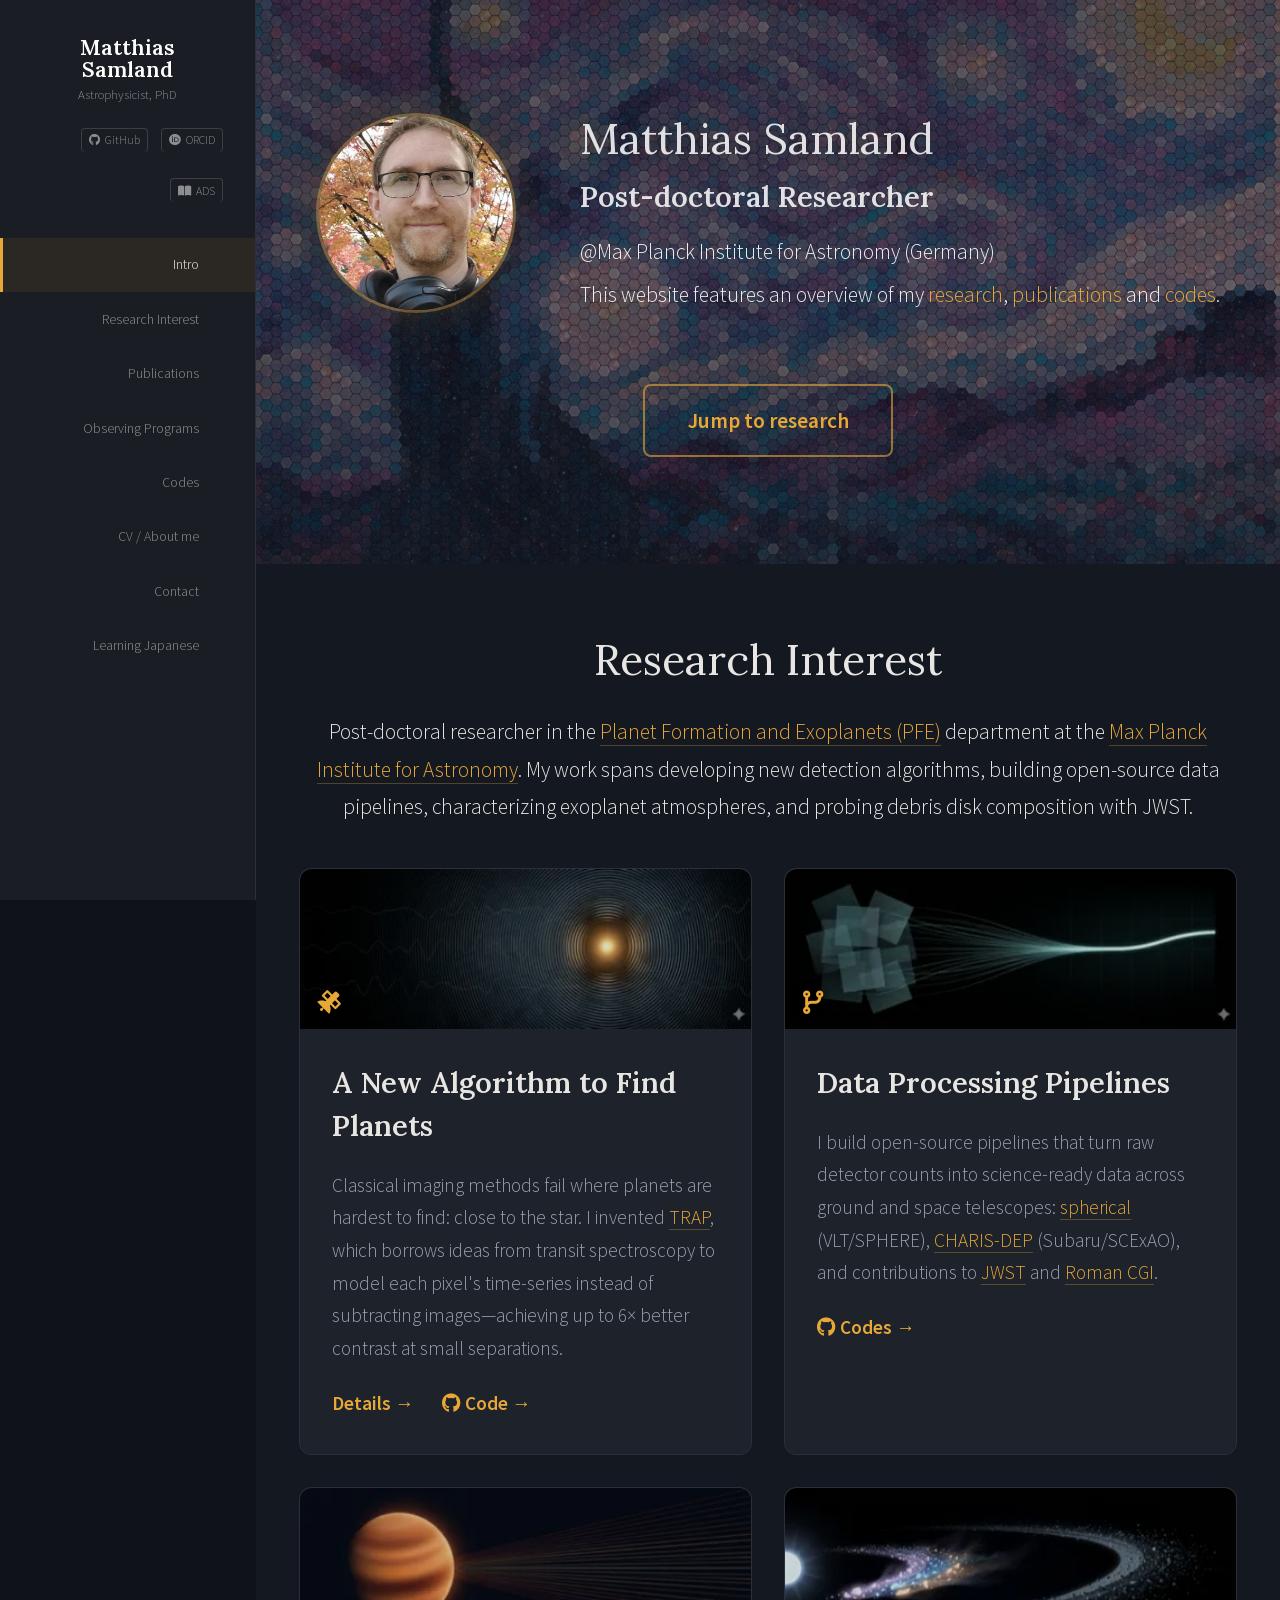
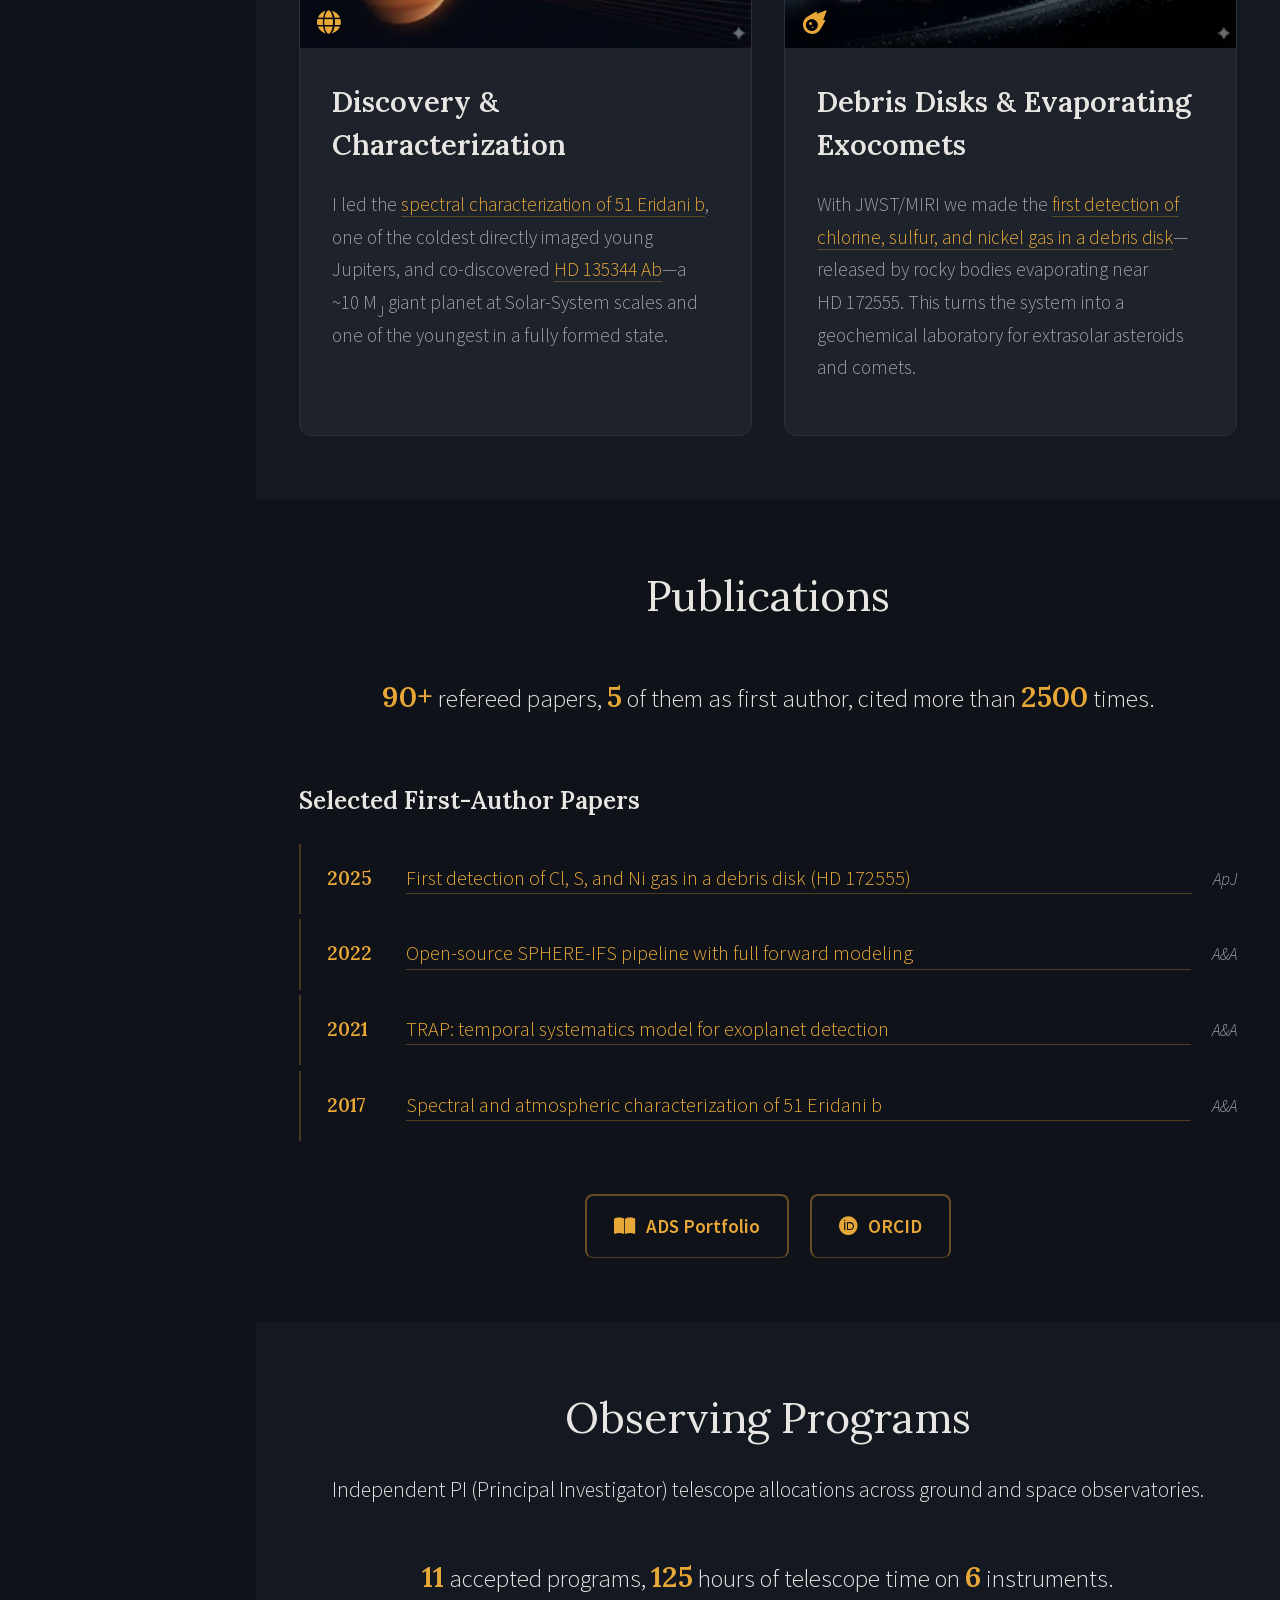
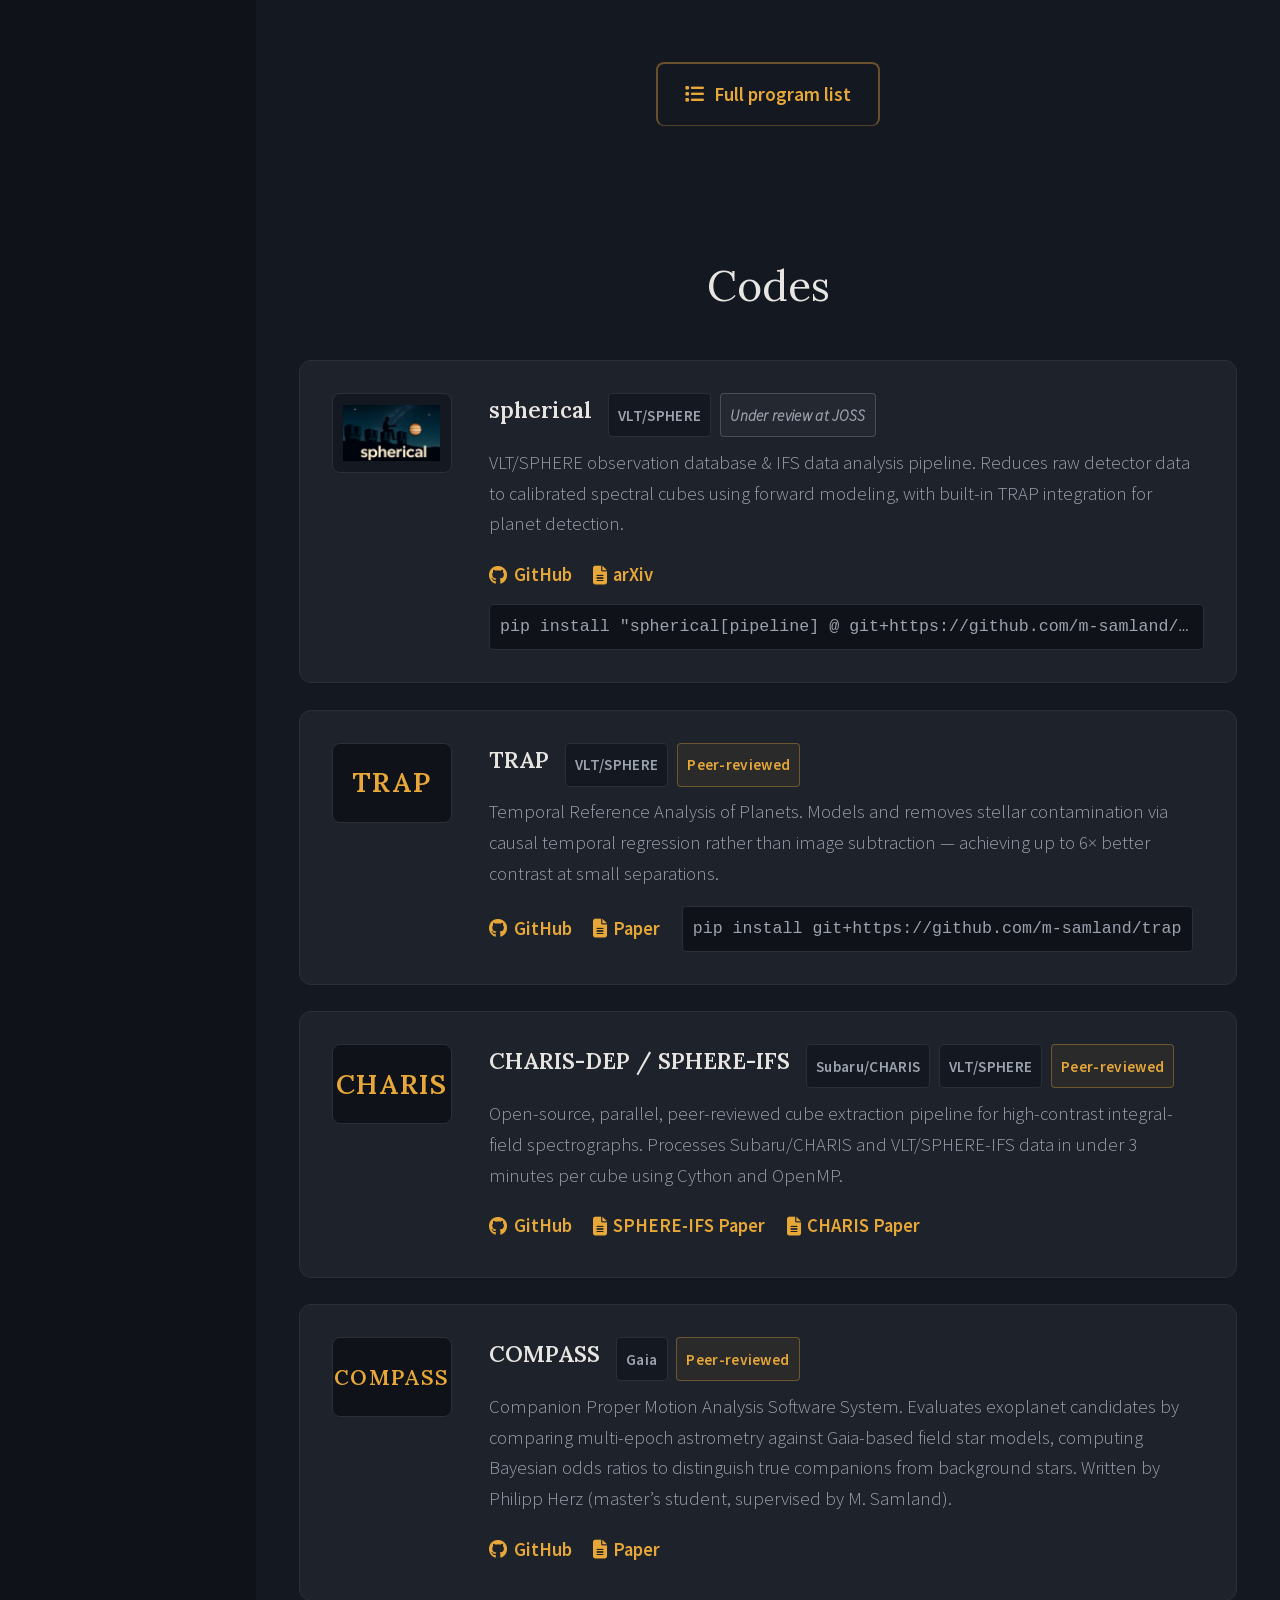
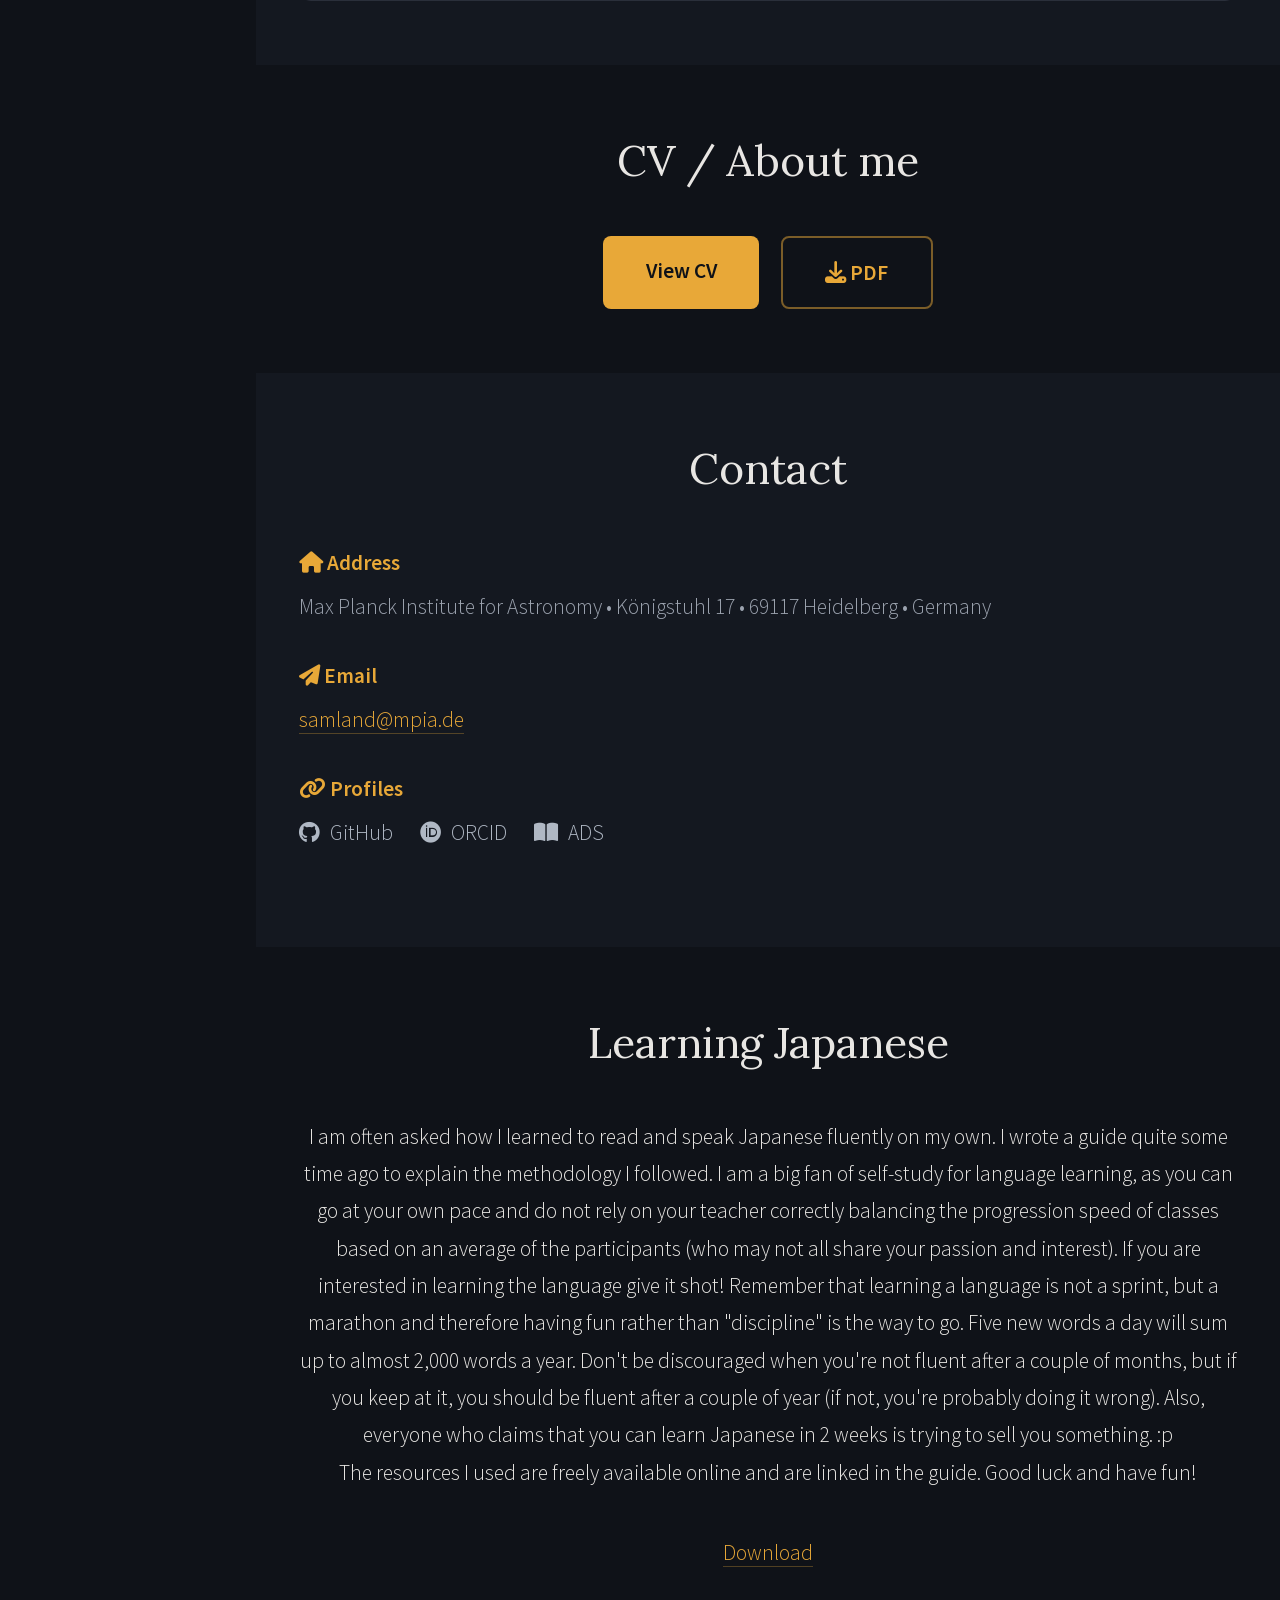
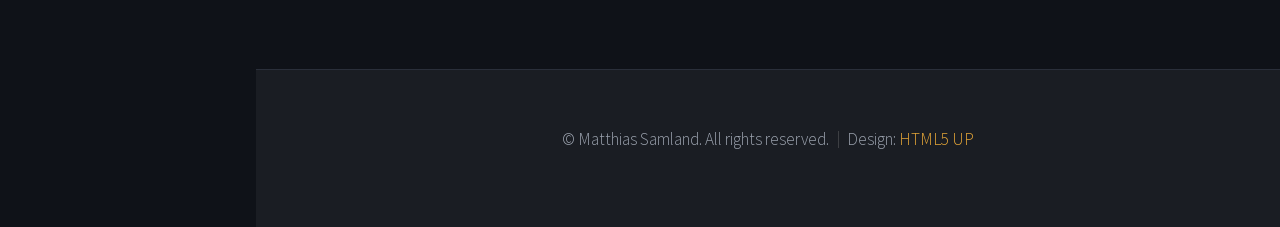
<file: index.html>
<!DOCTYPE HTML>
<!--
	Prologue by HTML5 UP
	html5up.net | @ajlkn
	Free for personal and commercial use under the CCA 3.0 license (html5up.net/license)
-->
<html lang="en">
	<head>
		<title>Matthias Samland's Research</title>
		<meta charset="utf-8" />
		<meta name="viewport" content="width=device-width, initial-scale=1" />
		<meta name="description" content="Personal website of Matthias Samland, astronomer and astrophysicist researching exoplanet detection and characterization via high-contrast imaging." />
		<meta name="author" content="Matthias Samland" />
		<link rel="canonical" href="https://m-samland.github.io/" />
	<link rel="preload" as="image" href="images/starrysky_hexagon_web.webp" type="image/webp" />
		<link rel="stylesheet" href="https://cdnjs.cloudflare.com/ajax/libs/font-awesome/6.5.1/css/all.min.css" integrity="sha512-DTOQO9RWCH3ppGqcWaEA1BIZOC6xxalwEsw9c2QQeAIftl+Vegovlnee1c9QX4TctnWMn13TZye+giMm8e2LwA==" crossorigin="anonymous" referrerpolicy="no-referrer" />
		<link rel="stylesheet" href="assets/css/main.css" />
	</head>
	<body>
		<a href="#main" class="skip-link">Skip to content</a>
		<!-- Header -->
			<header id="header">
				<div class="top">
					<!-- Logo -->
						<div id="logo">
							<h1 id="title">Matthias Samland</h1>
							<p>Astrophysicist, PhD</p>
							<ul class="profile-links">
								<li><a href="https://github.com/m-samland" target="_blank" rel="noopener"><i class="fa-brands fa-github"></i> GitHub</a></li>
								<li><a href="https://orcid.org/0000-0001-9992-4067" target="_blank" rel="noopener"><i class="fa-brands fa-orcid"></i> ORCID</a></li>
								<li><a href="https://ui.adsabs.harvard.edu/public-libraries/DhKHtAPgSyavBfU02tg2pw" target="_blank" rel="noopener"><i class="fa-solid fa-book-open"></i> ADS</a></li>
							</ul>
						</div>
					<!-- Nav -->
						<nav id="nav">
							<ul>
								<li><a href="#top" id="top-link"><span class="icon fa-house">Intro</span></a></li>
								<li><a href="#research" id="research-link"><span class="icon fa-graduation-cap">Research Interest</span></a></li>
								<li><a href="#publications" id="publications-link"><span class="icon fa-book">Publications</span></a></li>
								<li><a href="#observing" id="observing-link"><span class="icon fa-binoculars">Observing Programs</span></a></li>
								<li><a href="#codes" id="codes-link"><span class="icon fa-code">Codes</span></a></li>
								<li><a href="#cvabout" id="cvabout-link"><span class="icon fa-user">CV / About me</span></a></li>
								<li><a href="#contact" id="contact-link"><span class="icon fa-envelope">Contact</span></a></li>
								<li><a href="#japanese" id="japanese-link"><span class="icon fa-comment">Learning Japanese</span></a></li>
							</ul>
						</nav>
				</div>
				<div class="bottom">
				</div>

			</header>

		<!-- Main -->
			<main id="main">
				<!-- Intro -->
					<section id="top" class="one dark cover">
						<div class="container">

							<div class="hero-content">
								<img src="images/avatar.webp" alt="Photo of Matthias Samland" class="hero-photo" />
								<div class="hero-text">
									<h2 class="alt">Matthias Samland</h2>
									<h3 class="alt">Post-doctoral Researcher</h3>
									<p>@Max Planck Institute for Astronomy (Germany)</p>
									<p>This website features an overview of my <a href="#research">research</a>,
										 <a href="#publications">publications</a> and <a href="#codes">codes</a>.</p>
								</div>
							</div>
							<footer>
								<a href="#research" class="button scrolly hero-cta">Jump to research</a>
							</footer>

						</div>
					</section>

				<!-- Research -->
					<section id="research" class="two">
						<div class="container">

							<header>
								<h2>Research Interest</h2>
								<p>Post-doctoral researcher in the <a href="https://www.mpia.de/en/psf" target="_blank" rel="noopener">Planet Formation and Exoplanets (PFE)</a> department at the <a href="https://www.mpia.de" target="_blank" rel="noopener">Max Planck Institute for Astronomy</a>. My work spans developing new detection algorithms, building open-source data pipelines, characterizing exoplanet atmospheres, and probing debris disk composition with JWST.</p>
							</header>

							<div class="research-grid">
								<div class="research-card">
									<div class="card-image">
										<img src="images/research/trap.webp" alt="Illustration: a faint planet signal emerging from stellar noise" loading="lazy" />
										<i class="fa-solid fa-satellite card-icon-badge"></i>
									</div>
									<div class="card-body">
										<h3>A New Algorithm to Find Planets</h3>
										<p>Classical imaging methods fail where planets are hardest to find: close to the star. I invented <a href="https://ui.adsabs.harvard.edu/abs/2021A%26A...646A..24S/abstract" target="_blank" rel="noopener">TRAP</a>, which borrows ideas from transit spectroscopy to model each pixel's time-series instead of subtracting images&mdash;achieving up to 6&times; better contrast at small separations.</p>
										<a href="Exo3Conference_poster.html" class="card-link" aria-label="Details about the TRAP algorithm (conference poster)">Details</a>
										<a href="https://github.com/m-samland/trap" target="_blank" rel="noopener" class="card-link"><i class="fa-brands fa-github"></i> Code</a>
									</div>
								</div>
								<div class="research-card">
									<div class="card-image">
										<img src="images/research/pipeline.webp" alt="Illustration: raw data transforming into a clean spectrum" loading="lazy" />
										<i class="fa-solid fa-code-branch card-icon-badge"></i>
									</div>
									<div class="card-body">
										<h3>Data Processing Pipelines</h3>
										<p>I build open-source pipelines that turn raw detector counts into science-ready data across ground and space telescopes: <a href="https://github.com/m-samland/spherical" target="_blank" rel="noopener">spherical</a> (VLT/SPHERE), <a href="https://github.com/PrincetonUniversity/charis-dep/tree/main" target="_blank" rel="noopener">CHARIS-DEP</a> (Subaru/SCExAO), and contributions to <a href="https://github.com/spacetelescope/jwst" target="_blank" rel="noopener">JWST</a> and <a href="https://github.com/roman-corgi/corgidrp" target="_blank" rel="noopener">Roman CGI</a>.</p>
										<a href="#codes" class="card-link"><i class="fa-brands fa-github"></i> Codes</a>
									</div>
								</div>
								<div class="research-card">
									<div class="card-image">
										<img src="images/research/characterization.webp" alt="Illustration: a giant planet with spectral light fanning from its atmosphere" loading="lazy" />
										<i class="fa-solid fa-globe card-icon-badge"></i>
									</div>
									<div class="card-body">
										<h3>Discovery &amp; Characterization</h3>
										<p>I led the <a href="https://ui.adsabs.harvard.edu/#abs/2017A&A...603A..57S/abstract" target="_blank" rel="noopener">spectral characterization of 51&nbsp;Eridani&nbsp;b</a>, one of the coldest directly imaged young Jupiters, and co-discovered <a href="https://ui.adsabs.harvard.edu/abs/2025A%26A...700A..21S/abstract" target="_blank" rel="noopener">HD&nbsp;135344&nbsp;Ab</a>&mdash;a ~10&nbsp;M<sub>J</sub> giant planet at Solar-System scales and one of the youngest in a fully formed state.</p>
									</div>
								</div>
								<div class="research-card">
									<div class="card-image">
										<img src="images/research/debrisdisk.webp" alt="Illustration: rocky fragments sublimating near a star, releasing glowing elemental signatures" loading="lazy" />
										<i class="fa-solid fa-meteor card-icon-badge"></i>
									</div>
									<div class="card-body">
										<h3>Debris Disks &amp; Evaporating Exocomets</h3>
										<p>With JWST/MIRI we made the <a href="https://ui.adsabs.harvard.edu/abs/2025ApJ...989..132S/abstract" target="_blank" rel="noopener">first detection of chlorine, sulfur, and nickel gas in a debris disk</a>&mdash;released by rocky bodies evaporating near HD&nbsp;172555. This turns the system into a geochemical laboratory for extrasolar asteroids and comets.</p>
									</div>
								</div>
							</div>

						</div>
					</section>

				<!-- Publications -->
					<section id="publications" class="three">
						<div class="container">
							<header>
								<h2>Publications</h2>
							</header>

							<p class="metric-line">
								<span class="metric-figure">90+</span> refereed papers, <span class="metric-figure">5</span> of them as first author, cited more than <span class="metric-figure">2500</span> times.
							</p>

							<h3 class="pub-section-heading">Selected First-Author Papers</h3>
							<ul class="pub-highlights">
								<li>
									<span class="pub-year">2025</span>
									<a href="https://ui.adsabs.harvard.edu/abs/2025ApJ...989..132S/abstract" target="_blank">First detection of Cl, S, and Ni gas in a debris disk (HD 172555)</a>
									<span class="pub-venue">ApJ</span>
								</li>
								<li>
									<span class="pub-year">2022</span>
									<a href="https://ui.adsabs.harvard.edu/abs/2022arXiv221006390S/abstract" target="_blank">Open-source SPHERE-IFS pipeline with full forward modeling</a>
									<span class="pub-venue">A&amp;A</span>
								</li>
								<li>
									<span class="pub-year">2021</span>
									<a href="https://ui.adsabs.harvard.edu/abs/2021A%26A...646A..24S/abstract" target="_blank">TRAP: temporal systematics model for exoplanet detection</a>
									<span class="pub-venue">A&amp;A</span>
								</li>
								<li>
									<span class="pub-year">2017</span>
									<a href="https://ui.adsabs.harvard.edu/#abs/2017A&A...603A..57S/abstract" target="_blank">Spectral and atmospheric characterization of 51 Eridani b</a>
									<span class="pub-venue">A&amp;A</span>
								</li>
							</ul>

							<div class="pub-portals">
								<a href="https://ui.adsabs.harvard.edu/public-libraries/DhKHtAPgSyavBfU02tg2pw" target="_blank" rel="noopener" class="pub-portal"><i class="fa-solid fa-book-open"></i> ADS Portfolio</a>
								<a href="https://orcid.org/0000-0001-9992-4067" target="_blank" rel="noopener" class="pub-portal"><i class="fa-brands fa-orcid"></i> ORCID</a>
							</div>
						</div>
					</section>

					<!-- Observing Programs -->
					<section id="observing" class="two">
						<div class="container">
							<header>
								<h2>Observing Programs</h2>
								<p>Independent PI (Principal Investigator) telescope allocations across ground and space observatories.</p>
							</header>

							<p class="metric-line">
								<span class="metric-figure">11</span> accepted programs, <span class="metric-figure">125</span> hours of telescope time on <span class="metric-figure">6</span> instruments.
							</p>

							<div class="pub-portals">
								<a href="cv.html#proposals" class="pub-portal"><i class="fa-solid fa-list"></i> Full program list</a>
							</div>
						</div>
					</section>

					<!-- Codes -->
					<section id="codes" class="two">
						<div class="container">
							<header>
								<h2>Codes</h2>
							</header>

							<div class="code-list">

								<!-- spherical -->
								<div class="code-row">
									<div class="code-logo">
										<img src="images/codes/spherical_banner.webp" alt="spherical logo" loading="lazy" />
									</div>
									<div class="code-body">
										<div class="code-header-row">
											<h3 class="code-name">spherical</h3>
											<div class="code-badges">
												<span class="code-badge code-badge-instrument">VLT/SPHERE</span>
												<span class="code-badge code-badge-review">Under review at JOSS</span>
											</div>
										</div>
										<p class="code-desc">VLT/SPHERE observation database &amp; IFS data analysis pipeline. Reduces raw detector data to calibrated spectral cubes using forward modeling, with built-in TRAP integration for planet detection.</p>
										<div class="code-actions">
											<a href="https://github.com/m-samland/spherical" target="_blank" rel="noopener" class="code-link"><i class="fa-brands fa-github"></i> GitHub</a>
											<a href="https://arxiv.org/abs/2210.06390" target="_blank" rel="noopener" class="code-link"><i class="fa-solid fa-file-lines"></i> arXiv</a>
											<code class="code-install">pip install "spherical[pipeline] @ git+https://github.com/m-samland/spherical.git"</code>
										</div>
									</div>
								</div>

								<!-- TRAP -->
								<div class="code-row">
									<div class="code-logo code-logo-text-only">
										<span class="code-wordmark">TRAP</span>
									</div>
									<div class="code-body">
										<div class="code-header-row">
											<h3 class="code-name">TRAP</h3>
											<div class="code-badges">
												<span class="code-badge code-badge-instrument">VLT/SPHERE</span>
												<span class="code-badge code-badge-reviewed">Peer-reviewed</span>
											</div>
										</div>
										<p class="code-desc">Temporal Reference Analysis of Planets. Models and removes stellar contamination via causal temporal regression rather than image subtraction &mdash; achieving up to 6&times; better contrast at small separations.</p>
										<div class="code-actions">
											<a href="https://github.com/m-samland/trap" target="_blank" rel="noopener" class="code-link"><i class="fa-brands fa-github"></i> GitHub</a>
											<a href="https://ui.adsabs.harvard.edu/abs/2021A%26A...646A..24S/abstract" target="_blank" rel="noopener" class="code-link"><i class="fa-solid fa-file-lines"></i> Paper</a>
											<code class="code-install">pip install git+https://github.com/m-samland/trap</code>
										</div>
									</div>
								</div>

								<!-- CHARIS-DEP -->
								<div class="code-row">
									<div class="code-logo code-logo-text-only">
										<span class="code-wordmark">CHARIS</span>
									</div>
									<div class="code-body">
										<div class="code-header-row">
											<h3 class="code-name">CHARIS-DEP / SPHERE-IFS</h3>
											<div class="code-badges">
												<span class="code-badge code-badge-instrument">Subaru/CHARIS</span>
												<span class="code-badge code-badge-instrument">VLT/SPHERE</span>
												<span class="code-badge code-badge-reviewed">Peer-reviewed</span>
											</div>
										</div>
										<p class="code-desc">Open-source, parallel, peer-reviewed cube extraction pipeline for high-contrast integral-field spectrographs. Processes Subaru/CHARIS and VLT/SPHERE-IFS data in under 3 minutes per cube using Cython and OpenMP.</p>
										<div class="code-actions">
											<a href="https://github.com/PrincetonUniversity/charis-dep" target="_blank" rel="noopener" class="code-link"><i class="fa-brands fa-github"></i> GitHub</a>
											<a href="https://ui.adsabs.harvard.edu/abs/2022A%26A...668A..84S/abstract" target="_blank" rel="noopener" class="code-link"><i class="fa-solid fa-file-lines"></i> SPHERE-IFS Paper</a>
											<a href="https://ui.adsabs.harvard.edu/abs/2017JATIS...3d8002B/abstract" target="_blank" rel="noopener" class="code-link"><i class="fa-solid fa-file-lines"></i> CHARIS Paper</a>
										</div>
									</div>
								</div>

								<!-- COMPASS -->
								<div class="code-row">
									<div class="code-logo code-logo-text-only">
										<span class="code-wordmark" style="font-size:1.0em;">COMPASS</span>
									</div>
									<div class="code-body">
										<div class="code-header-row">
											<h3 class="code-name">COMPASS</h3>
											<div class="code-badges">
												<span class="code-badge code-badge-instrument">Gaia</span>
												<span class="code-badge code-badge-reviewed">Peer-reviewed</span>
											</div>
										</div>
										<p class="code-desc">Companion Proper Motion Analysis Software System. Evaluates exoplanet candidates by comparing multi-epoch astrometry against Gaia-based field star models, computing Bayesian odds ratios to distinguish true companions from background stars. Written by Philipp Herz (master&rsquo;s student, supervised by M. Samland).</p>
										<div class="code-actions">
											<a href="https://github.com/herzphi/compass" target="_blank" rel="noopener" class="code-link"><i class="fa-brands fa-github"></i> GitHub</a>
											<a href="https://ui.adsabs.harvard.edu/abs/2024A%26A...682A..92H/abstract" target="_blank" rel="noopener" class="code-link"><i class="fa-solid fa-file-lines"></i> Paper</a>
										</div>
									</div>
								</div>

							</div>
						</div>
					</section>

				<!-- CV -->
					<section id="cvabout" class="three">
						<div class="container">
							<header>
								<h2>CV / About me</h2>
							</header>
							<div class="cv-links">
								<a href="cv.html" class="button">View CV</a>
								<a href="Curriculum_Vitae.pdf" target="_blank" class="button cv-pdf-btn"><i class="fa-solid fa-download"></i> PDF</a>
							</div>
						</div>
					</section>

				<!-- Contact -->
					<section id="contact" class="two">
						<div class="container">
							<header>
								<h2>Contact</h2>
							</header>
							<dl>
								<dt><i class="fa-solid fa-house"></i> Address</dt>
								<dd>Max Planck Institute for Astronomy &bull; Königstuhl 17 &bull; 69117 Heidelberg &bull; Germany</dd>
							</dl>
							<dl>
								<dt><i class="fa-solid fa-paper-plane"></i> Email</dt>
								<dd><a href="mailto:samland@mpia.de">samland@mpia.de</a></dd>
							</dl>
							<dl>
								<dt><i class="fa-solid fa-link"></i> Profiles</dt>
								<dd class="contact-profiles">
									<a href="https://github.com/m-samland" target="_blank" rel="noopener"><i class="fa-brands fa-github"></i> GitHub</a>
									<a href="https://orcid.org/0000-0001-9992-4067" target="_blank" rel="noopener"><i class="fa-brands fa-orcid"></i> ORCID</a>
									<a href="https://ui.adsabs.harvard.edu/public-libraries/DhKHtAPgSyavBfU02tg2pw" target="_blank" rel="noopener"><i class="fa-solid fa-book-open"></i> ADS</a>
								</dd>
							</dl>
						</div>
					</section>

				<!-- Japanese -->
				<section id="japanese" class="three">
					<div class="container">
						<header>
							<h2>Learning Japanese</h2>
						</header>
						<p>I am often asked how I learned to read and speak Japanese fluently on my own. I wrote a guide quite some time ago to explain the methodology I followed. I am a big fan of self-study for language learning, as you can go at your own pace and do not rely on your teacher correctly balancing the progression speed of classes based on an average of the participants (who may not all share your passion and interest). If you are interested in learning the language give it shot! Remember that learning a language is not a sprint, but a marathon and therefore having fun rather than "discipline" is the way to go. Five new words a day will sum up to almost 2,000 words a year. Don't be discouraged when you're not fluent after a couple of months, but if you keep at it, you should be fluent after a couple of year (if not, you're probably doing it wrong). Also, everyone who claims that you can learn Japanese in 2 weeks is trying to sell you something. :p <br>
						The resources I used are freely available online and are linked in the guide. Good luck and have fun!</p>
						<a href="LearningJapanese.pdf" target="_blank" aria-label="Download the Learning Japanese guide (PDF)">Download</a>
					</div>
				</section>

			</main>

		<!-- Footer -->
			<footer id="footer">
				<ul class="copyright">
					<li>&copy; Matthias Samland. All rights reserved.</li><li>Design: <a href="http://html5up.net">HTML5 UP</a></li>
				</ul>
			</footer>

		<!-- Back to top -->
			<button class="back-to-top" aria-label="Back to top">
				<i class="fa-solid fa-chevron-up"></i>
			</button>

		<!-- Scripts -->
			<script src="assets/js/main.js"></script>

	</body>
</html>
</file>
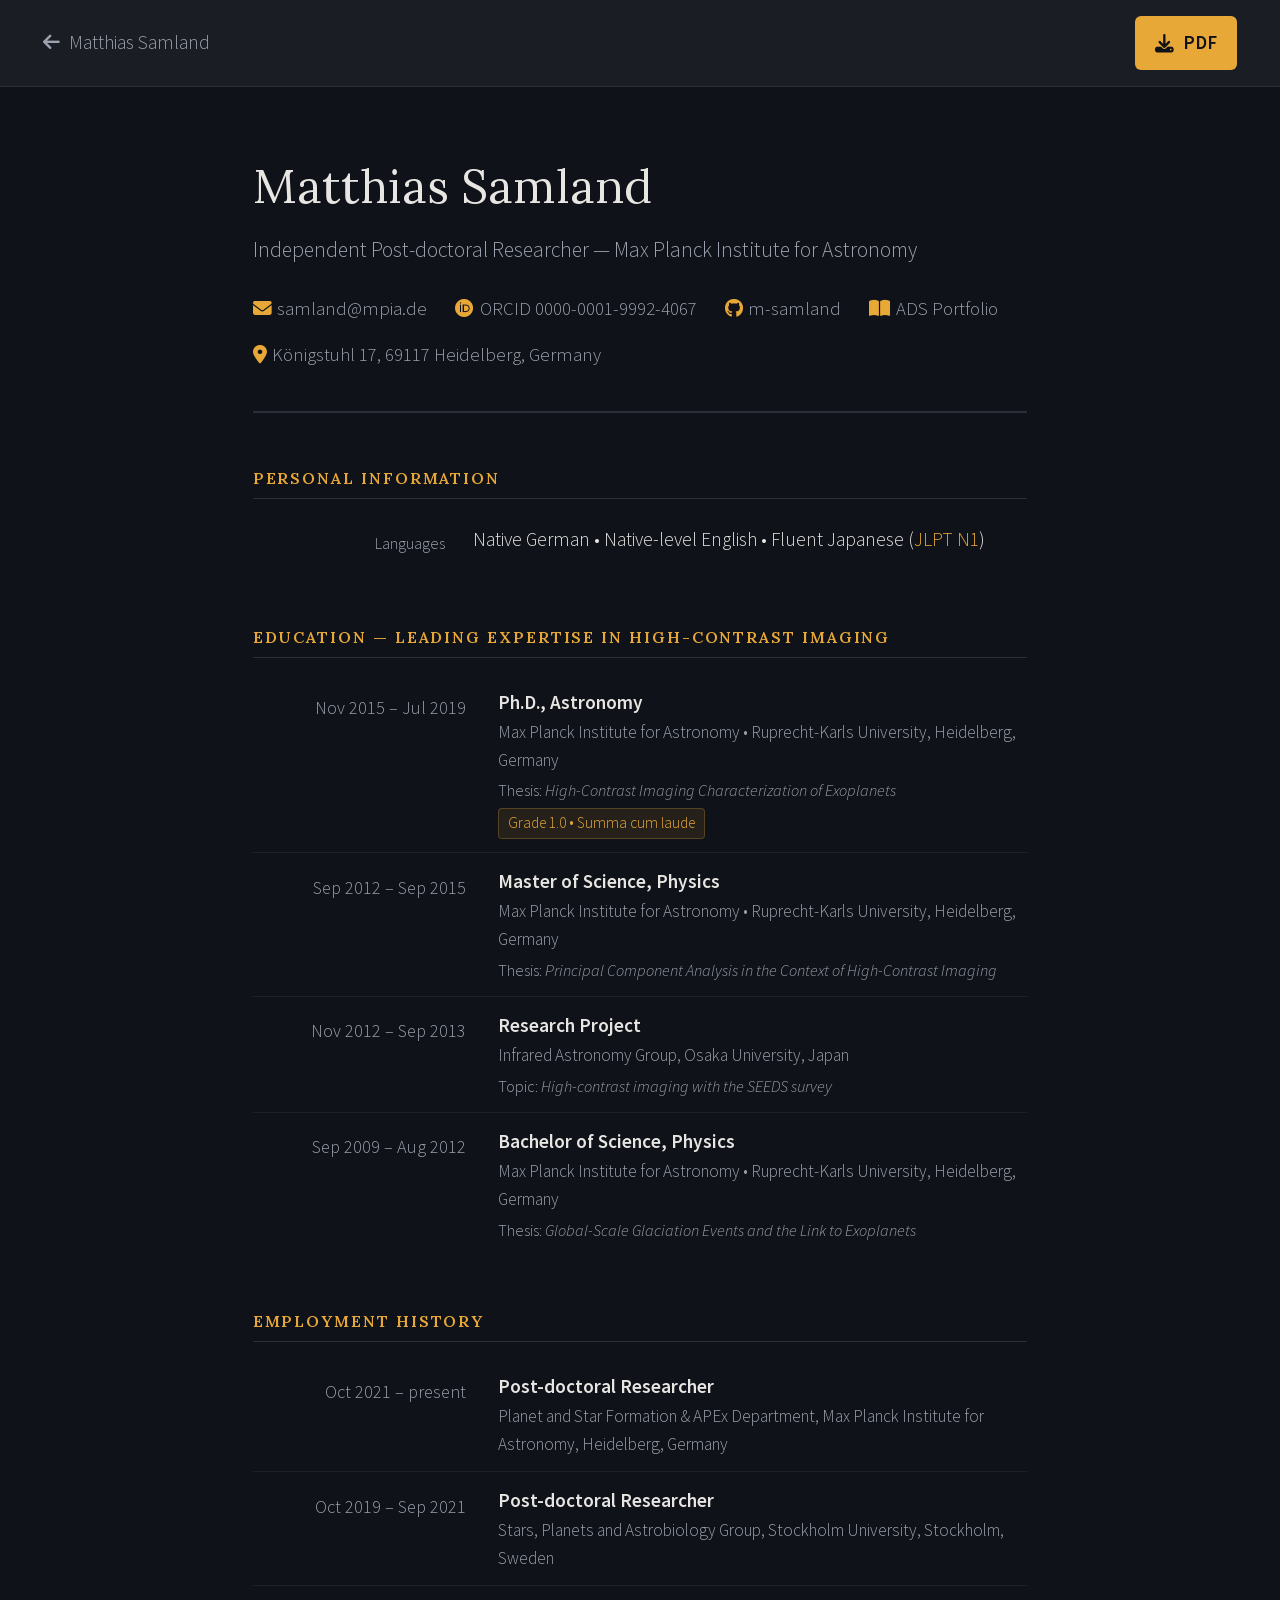
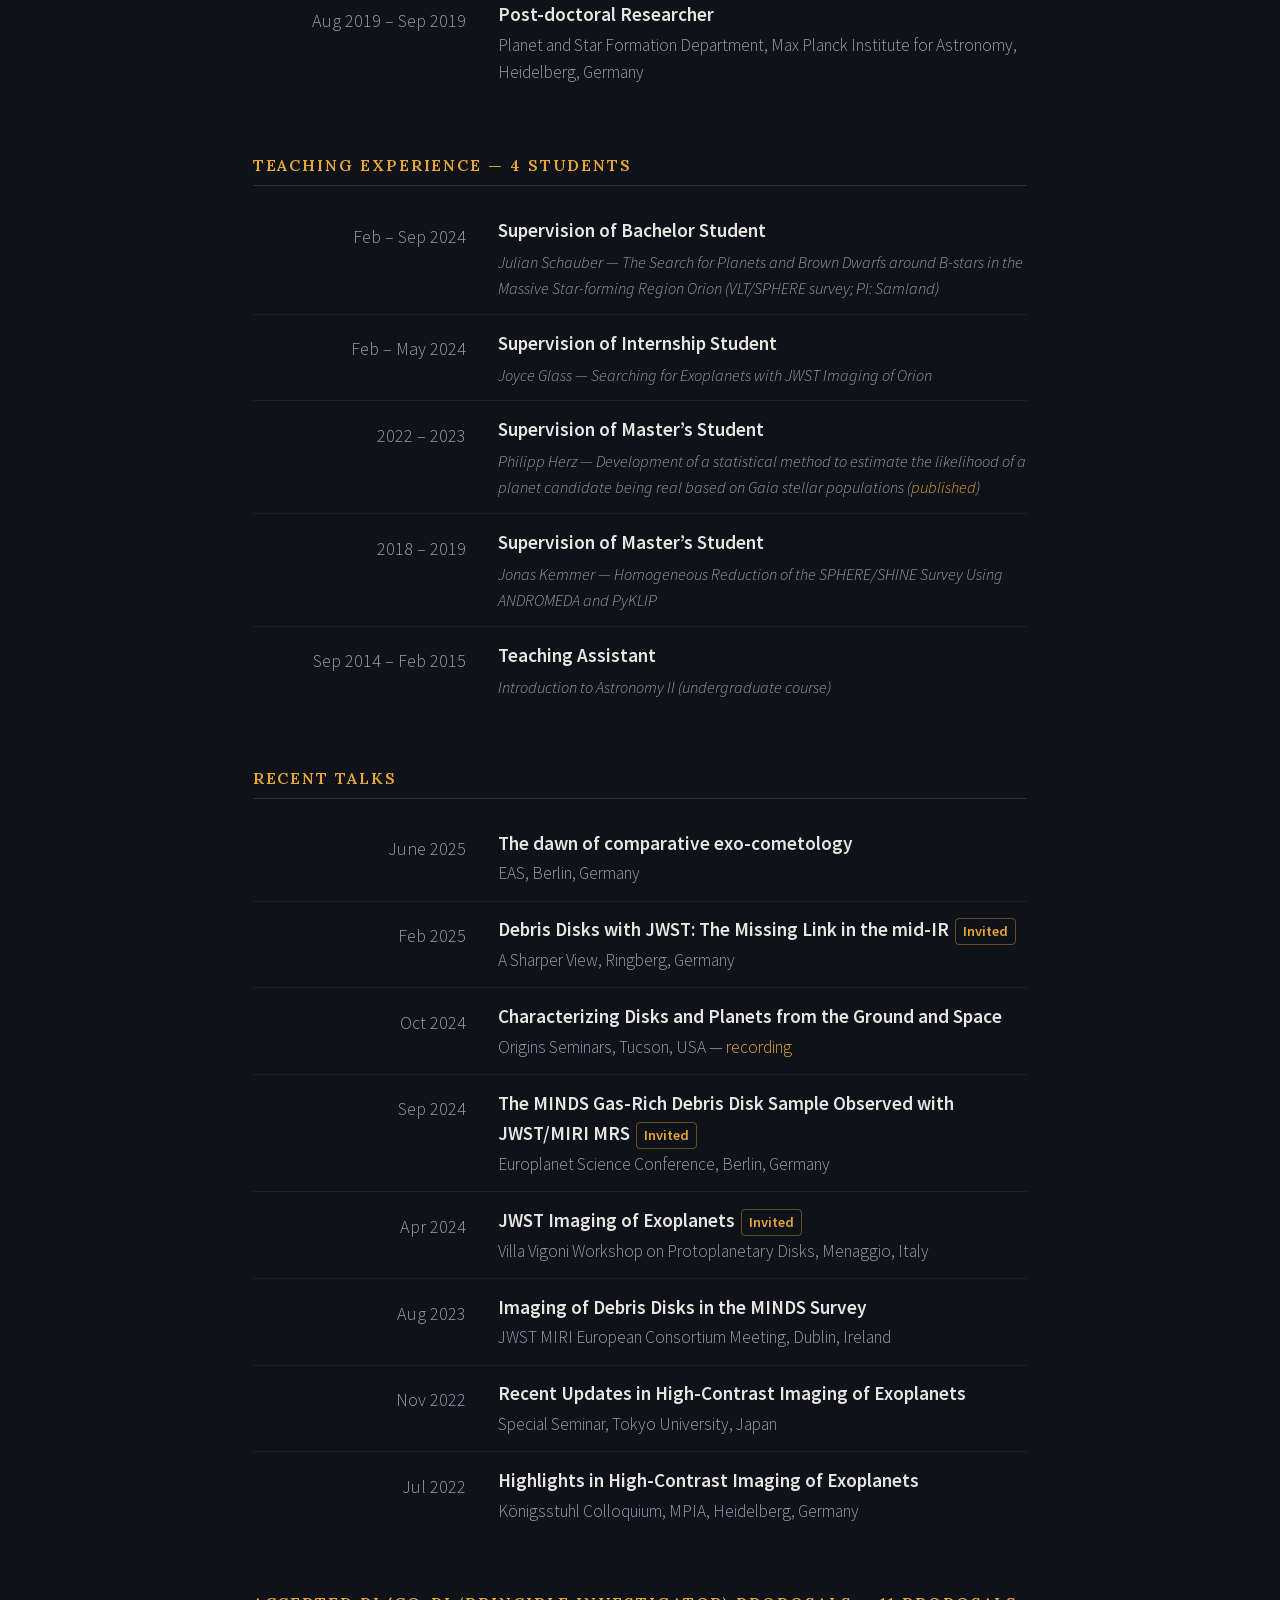
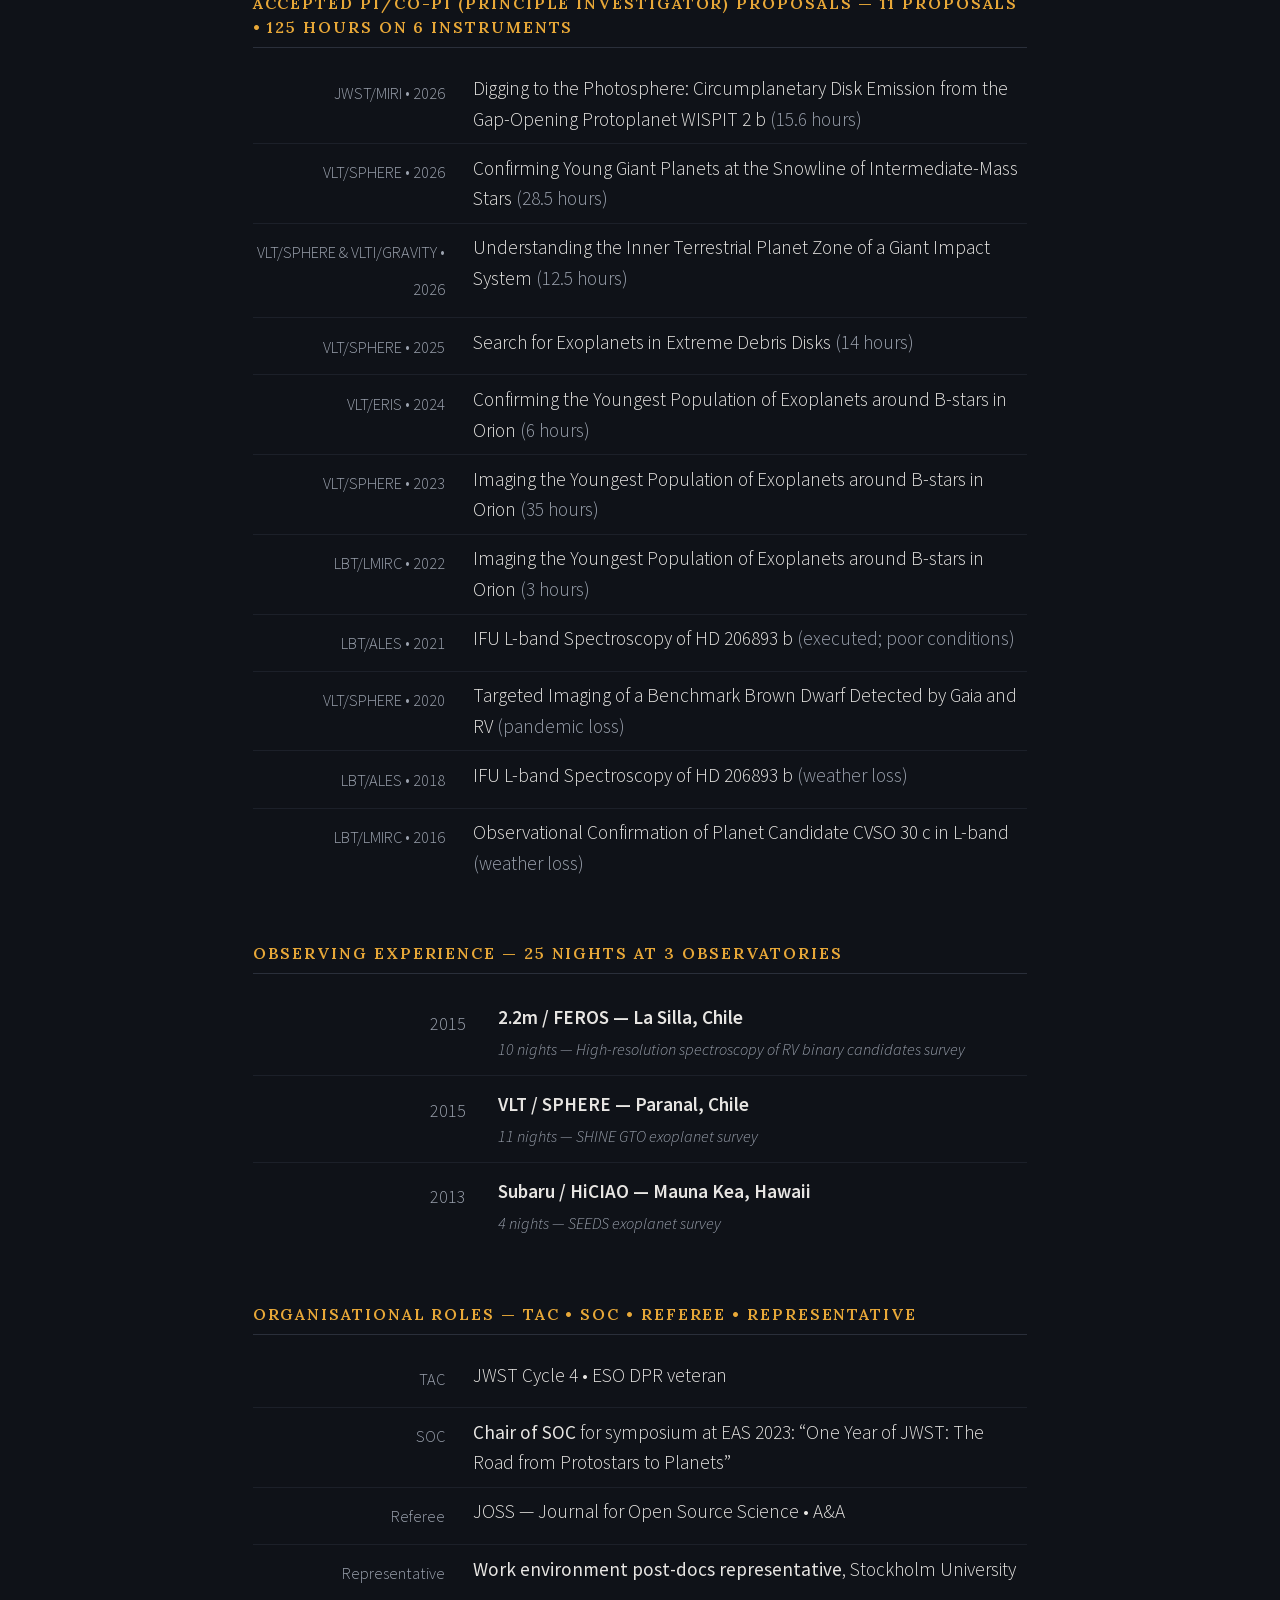
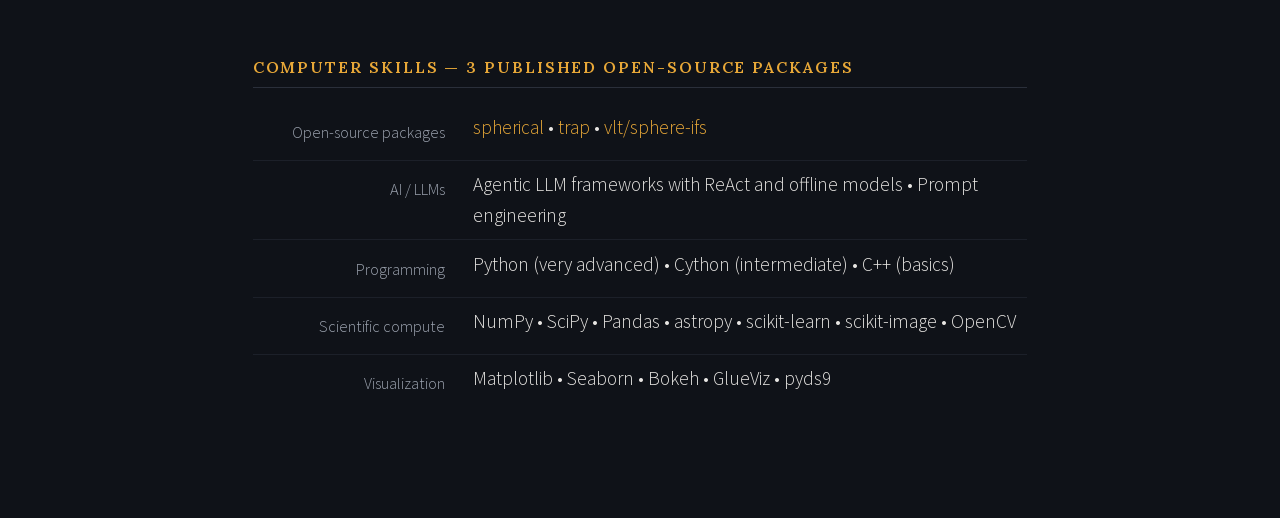
<file: cv.html>
<!DOCTYPE HTML>
<html lang="en">
	<head>
		<title>CV — Matthias Samland</title>
		<meta charset="utf-8" />
		<meta name="viewport" content="width=device-width, initial-scale=1" />
		<meta name="description" content="Curriculum vitae of Matthias Samland, astronomer and astrophysicist at the Max Planck Institute for Astronomy." />
		<link rel="canonical" href="https://m-samland.github.io/cv.html" />
		<link rel="stylesheet" href="https://cdnjs.cloudflare.com/ajax/libs/font-awesome/6.5.1/css/all.min.css" integrity="sha512-DTOQO9RWCH3ppGqcWaEA1BIZOC6xxalwEsw9c2QQeAIftl+Vegovlnee1c9QX4TctnWMn13TZye+giMm8e2LwA==" crossorigin="anonymous" referrerpolicy="no-referrer" />
		<link rel="stylesheet" href="assets/css/main.css" />
		<style>
			/* ── CV page layout ───────────────────────────────────────── */

			* { box-sizing: border-box; }

			body {
				background: #0f1218;
				color: #e8e6e3;
				margin: 0;
				padding: 0;
			}

			/* Top navigation bar */
			.cv-topbar {
				position: sticky;
				top: 0;
				z-index: 100;
				background: #1a1d23;
				border-bottom: 1px solid #2a2f3a;
				padding: 0.75em 2em;
				display: flex;
				align-items: center;
				justify-content: space-between;
				gap: 1em;
			}

			.cv-topbar-back {
				color: #9ca3af;
				font-size: 0.9em;
				text-decoration: none;
				display: flex;
				align-items: center;
				gap: 0.5em;
				transition: color 0.2s ease;
				border-bottom: none !important;
			}

			.cv-topbar-back:hover {
				color: #e8e6e3;
			}

			.cv-topbar-actions {
				display: flex;
				align-items: center;
				gap: 0.75em;
			}

			.cv-download-btn {
				display: inline-flex;
				align-items: center;
				gap: 0.45em;
				padding: 0.45em 1.1em;
				background: #e8a838;
				color: #0f1218 !important;
				border-radius: 6px;
				font-size: 0.875em;
				font-weight: 600;
				text-decoration: none;
				border-bottom: none !important;
				transition: background-color 0.2s ease;
			}

			.cv-download-btn:hover {
				background: #f0be5a;
			}

			/* Content wrapper */
			.cv-page {
				max-width: 860px;
				margin: 0 auto;
				padding: 3em 2em 5em;
			}

			/* Header / name block */
			.cv-header {
				border-bottom: 2px solid #2a2f3a;
				padding-bottom: 1.75em;
				margin-bottom: 2.5em;
			}

			.cv-header h1 {
				font-family: 'Lora', serif;
				font-size: 2.2em;
				font-weight: 400;
				color: #e8e6e3;
				margin: 0 0 0.2em;
			}

			.cv-header .cv-subtitle {
				color: #9ca3af;
				font-size: 1em;
				margin: 0 0 1em;
			}

			.cv-header .cv-contacts {
				display: flex;
				flex-wrap: wrap;
				gap: 0.5em 1.5em;
				font-size: 0.875em;
				color: #9ca3af;
			}

			.cv-header .cv-contacts a {
				color: #9ca3af;
				border-bottom: none !important;
				transition: color 0.2s ease;
			}

			.cv-header .cv-contacts a:hover {
				color: #e8a838;
			}

			.cv-header .cv-contacts i {
				color: #e8a838;
				margin-right: 0.3em;
			}

			/* Sections */
			.cv-section {
				margin-bottom: 2.5em;
			}

			.cv-section-title {
				font-family: 'Lora', serif;
				font-size: 0.75em;
				font-weight: 600;
				text-transform: uppercase;
				letter-spacing: 0.12em;
				color: #e8a838;
				margin: 0 0 1em;
				padding-bottom: 0.5em;
				border-bottom: 1px solid #2a2f3a;
			}

			/* Generic entry: date left, content right */
			.cv-entry {
				display: grid;
				grid-template-columns: 10em 1fr;
				gap: 0 1.5em;
				padding: 0.6em 0;
				border-bottom: 1px solid rgba(42, 47, 58, 0.5);
			}

			.cv-entry:last-child {
				border-bottom: none;
			}

			.cv-date {
				color: #9ca3af;
				font-size: 0.85em;
				padding-top: 0.15em;
				text-align: right;
				flex-shrink: 0;
			}

			.cv-details {
				font-size: 0.9em;
				line-height: 1.6;
			}

			.cv-details strong {
				color: #e8e6e3;
				font-weight: 600;
			}

			.cv-details .cv-institution {
				color: #9ca3af;
				font-size: 0.9em;
				margin-top: 0.1em;
			}

			.cv-details .cv-note {
				color: #9ca3af;
				font-size: 0.85em;
				font-style: italic;
				margin-top: 0.2em;
			}

			.cv-details .cv-thesis {
				color: #9ca3af;
				font-size: 0.85em;
				margin-top: 0.2em;
			}

			.cv-details .cv-distinction {
				display: inline-block;
				margin-top: 0.3em;
				font-size: 0.8em;
				color: #e8a838;
				background: rgba(232, 168, 56, 0.1);
				border: 1px solid rgba(232, 168, 56, 0.25);
				border-radius: 4px;
				padding: 0.15em 0.6em;
			}

			/* Simple key-value items (cvitem style) */
			.cv-item {
				display: grid;
				grid-template-columns: 10em 1fr;
				gap: 0 1.5em;
				padding: 0.45em 0;
				font-size: 0.9em;
				border-bottom: 1px solid rgba(42, 47, 58, 0.5);
			}

			.cv-item:last-child {
				border-bottom: none;
			}

			.cv-item-label {
				color: #9ca3af;
				font-size: 0.85em;
				text-align: right;
				padding-top: 0.1em;
			}

			.cv-item-value {
				color: #e8e6e3;
				line-height: 1.6;
			}

			.cv-item-value a,
			.cv-details a {
				color: #e8a838;
				border-bottom: none !important;
				transition: color 0.2s ease;
			}

			.cv-item-value a:hover,
			.cv-details a:hover {
				color: #f0be5a;
			}

			/* Invited tag */
			.tag-invited {
				display: inline-block;
				font-size: 0.75em;
				color: #e8a838;
				border: 1px solid rgba(232, 168, 56, 0.4);
				border-radius: 4px;
				padding: 0.05em 0.5em;
				margin-left: 0.4em;
				vertical-align: middle;
				font-style: normal;
				font-weight: 600;
			}

			/* Code badges */
			.cv-code-badges {
				display: flex;
				flex-wrap: wrap;
				gap: 0.4em;
				margin-top: 0.3em;
			}

			.cv-badge {
				display: inline-block;
				font-size: 0.8em;
				background: #1e222a;
				border: 1px solid #2a2f3a;
				border-radius: 4px;
				padding: 0.2em 0.6em;
				color: #9ca3af;
			}

			/* ── Print styles ─────────────────────────────────────────── */
			@media print {
				body {
					background: #fff !important;
					color: #111 !important;
					font-size: 10pt;
				}

				.cv-topbar { display: none; }

				.cv-page {
					max-width: none;
					padding: 0;
					margin: 0;
				}

				.cv-header {
					border-bottom-color: #ccc;
					margin-bottom: 1.5em;
					padding-bottom: 1em;
				}

				.cv-header h1 { color: #111 !important; font-size: 1.8em; }
				.cv-header .cv-subtitle { color: #555 !important; }
				.cv-header .cv-contacts { color: #555 !important; }
				.cv-header .cv-contacts a { color: #555 !important; }
				.cv-header .cv-contacts i { color: #555 !important; }

				.cv-section { margin-bottom: 1.5em; page-break-inside: avoid; }

				.cv-section-title {
					color: #111 !important;
					border-bottom-color: #ccc;
					font-size: 0.7em;
				}

				.cv-entry, .cv-item {
					border-bottom-color: #ddd;
					padding: 0.35em 0;
				}

				.cv-date, .cv-item-label { color: #555 !important; }
				.cv-details, .cv-item-value { color: #111 !important; }
				.cv-details strong { color: #111 !important; }
				.cv-details .cv-institution,
				.cv-details .cv-note,
				.cv-details .cv-thesis { color: #555 !important; }
				.cv-details .cv-distinction {
					color: #333 !important;
					background: none !important;
					border-color: #ccc !important;
				}

				.tag-invited {
					color: #333 !important;
					border-color: #ccc !important;
				}

				.cv-badge {
					background: none !important;
					border-color: #ccc !important;
					color: #555 !important;
				}

				a { color: #111 !important; }
			}

			/* ── Responsive ───────────────────────────────────────────── */
			@media screen and (max-width: 640px) {
				.cv-topbar { padding: 0.6em 1em; }
				.cv-page { padding: 2em 1em 4em; }

				.cv-entry,
				.cv-item {
					grid-template-columns: 1fr;
					gap: 0.1em;
				}

				.cv-date,
				.cv-item-label {
					text-align: left;
					font-size: 0.78em;
				}

				.cv-header .cv-contacts { gap: 0.4em 1em; }
			}
		</style>
	</head>
	<body>
		<a href="#cv-main" class="skip-link">Skip to content</a>

		<!-- Top navigation bar -->
		<nav class="cv-topbar" aria-label="Site navigation">
			<a href="index.html" class="cv-topbar-back">
				<i class="fa-solid fa-arrow-left" aria-hidden="true"></i> Matthias Samland
			</a>
			<div class="cv-topbar-actions">
				<a href="Curriculum_Vitae.pdf" target="_blank" class="cv-download-btn" aria-label="Download CV as PDF">
					<i class="fa-solid fa-download" aria-hidden="true"></i> PDF
				</a>
			</div>
		</nav>

		<!-- CV content -->
		<main class="cv-page" id="cv-main">

			<!-- Header -->
			<header class="cv-header">
				<h1>Matthias Samland</h1>
				<p class="cv-subtitle">Independent Post-doctoral Researcher &mdash; Max Planck Institute for Astronomy</p>
				<div class="cv-contacts">
					<span><i class="fa-solid fa-envelope" aria-hidden="true"></i><a href="mailto:samland@mpia.de">samland@mpia.de</a></span>
					<span><i class="fa-brands fa-orcid" aria-hidden="true"></i><a href="https://orcid.org/0000-0001-9992-4067" target="_blank" rel="noopener">ORCID 0000-0001-9992-4067</a></span>
					<span><i class="fa-brands fa-github" aria-hidden="true"></i><a href="https://github.com/m-samland" target="_blank" rel="noopener">m-samland</a></span>
					<span><i class="fa-solid fa-book-open" aria-hidden="true"></i><a href="https://ui.adsabs.harvard.edu/public-libraries/DhKHtAPgSyavBfU02tg2pw" target="_blank" rel="noopener">ADS Portfolio</a></span>
					<span><i class="fa-solid fa-location-dot" aria-hidden="true"></i>K&ouml;nigstuhl 17, 69117 Heidelberg, Germany</span>
				</div>
			</header>

			<!-- Personal Information -->
			<section class="cv-section">
				<h2 class="cv-section-title">Personal Information</h2>
				<div class="cv-item">
					<span class="cv-item-label">Languages</span>
					<span class="cv-item-value">Native German &bull; Native-level English &bull; Fluent Japanese (<a href="http://jlpt.jp/e/about/levelsummary.html" target="_blank" rel="noopener">JLPT N1</a>)</span>
				</div>
			</section>

			<!-- Education -->
			<section class="cv-section">
				<h2 class="cv-section-title">Education &mdash; leading expertise in high-contrast imaging</h2>

				<div class="cv-entry">
					<span class="cv-date">Nov 2015 &ndash; Jul 2019</span>
					<div class="cv-details">
						<strong>Ph.D., Astronomy</strong>
						<div class="cv-institution">Max Planck Institute for Astronomy &bull; Ruprecht-Karls University, Heidelberg, Germany</div>
						<div class="cv-thesis">Thesis: <em>High-Contrast Imaging Characterization of Exoplanets</em></div>
						<span class="cv-distinction">Grade 1.0 &bull; Summa cum laude</span>
					</div>
				</div>

				<div class="cv-entry">
					<span class="cv-date">Sep 2012 &ndash; Sep 2015</span>
					<div class="cv-details">
						<strong>Master of Science, Physics</strong>
						<div class="cv-institution">Max Planck Institute for Astronomy &bull; Ruprecht-Karls University, Heidelberg, Germany</div>
						<div class="cv-thesis">Thesis: <em>Principal Component Analysis in the Context of High-Contrast Imaging</em></div>
					</div>
				</div>

				<div class="cv-entry">
					<span class="cv-date">Nov 2012 &ndash; Sep 2013</span>
					<div class="cv-details">
						<strong>Research Project</strong>
						<div class="cv-institution">Infrared Astronomy Group, Osaka University, Japan</div>
						<div class="cv-thesis">Topic: <em>High-contrast imaging with the SEEDS survey</em></div>
					</div>
				</div>

				<div class="cv-entry">
					<span class="cv-date">Sep 2009 &ndash; Aug 2012</span>
					<div class="cv-details">
						<strong>Bachelor of Science, Physics</strong>
						<div class="cv-institution">Max Planck Institute for Astronomy &bull; Ruprecht-Karls University, Heidelberg, Germany</div>
						<div class="cv-thesis">Thesis: <em>Global-Scale Glaciation Events and the Link to Exoplanets</em></div>
					</div>
				</div>
			</section>

			<!-- Employment -->
			<section class="cv-section">
				<h2 class="cv-section-title">Employment History</h2>

				<div class="cv-entry">
					<span class="cv-date">Oct 2021 &ndash; present</span>
					<div class="cv-details">
						<strong>Post-doctoral Researcher</strong>
						<div class="cv-institution">Planet and Star Formation &amp; APEx Department, Max Planck Institute for Astronomy, Heidelberg, Germany</div>
					</div>
				</div>

				<div class="cv-entry">
					<span class="cv-date">Oct 2019 &ndash; Sep 2021</span>
					<div class="cv-details">
						<strong>Post-doctoral Researcher</strong>
						<div class="cv-institution">Stars, Planets and Astrobiology Group, Stockholm University, Stockholm, Sweden</div>
					</div>
				</div>

				<div class="cv-entry">
					<span class="cv-date">Aug 2019 &ndash; Sep 2019</span>
					<div class="cv-details">
						<strong>Post-doctoral Researcher</strong>
						<div class="cv-institution">Planet and Star Formation Department, Max Planck Institute for Astronomy, Heidelberg, Germany</div>
					</div>
				</div>
			</section>

			<!-- Teaching -->
			<section class="cv-section">
				<h2 class="cv-section-title">Teaching Experience &mdash; 4 students</h2>

				<div class="cv-entry">
					<span class="cv-date">Feb &ndash; Sep 2024</span>
					<div class="cv-details">
						<strong>Supervision of Bachelor Student</strong>
						<div class="cv-note">Julian Schauber &mdash; The Search for Planets and Brown Dwarfs around B-stars in the Massive Star-forming Region Orion (VLT/SPHERE survey; PI: Samland)</div>
					</div>
				</div>

				<div class="cv-entry">
					<span class="cv-date">Feb &ndash; May 2024</span>
					<div class="cv-details">
						<strong>Supervision of Internship Student</strong>
						<div class="cv-note">Joyce Glass &mdash; Searching for Exoplanets with JWST Imaging of Orion</div>
					</div>
				</div>

				<div class="cv-entry">
					<span class="cv-date">2022 &ndash; 2023</span>
					<div class="cv-details">
						<strong>Supervision of Master&rsquo;s Student</strong>
						<div class="cv-note">Philipp Herz &mdash; Development of a statistical method to estimate the likelihood of a planet candidate being real based on Gaia stellar populations (<a href="https://ui.adsabs.harvard.edu/abs/2024A%26A...682A..92H/abstract" target="_blank" rel="noopener">published</a>)</div>
					</div>
				</div>

				<div class="cv-entry">
					<span class="cv-date">2018 &ndash; 2019</span>
					<div class="cv-details">
						<strong>Supervision of Master&rsquo;s Student</strong>
						<div class="cv-note">Jonas Kemmer &mdash; Homogeneous Reduction of the SPHERE/SHINE Survey Using ANDROMEDA and PyKLIP</div>
					</div>
				</div>

				<div class="cv-entry">
					<span class="cv-date">Sep 2014 &ndash; Feb 2015</span>
					<div class="cv-details">
						<strong>Teaching Assistant</strong>
						<div class="cv-note">Introduction to Astronomy II (undergraduate course)</div>
					</div>
				</div>
			</section>

			<!-- Talks -->
			<section class="cv-section">
				<h2 class="cv-section-title">Recent Talks</h2>

				<div class="cv-entry">
					<span class="cv-date">June 2025</span>
					<div class="cv-details">
						<strong>The dawn of comparative exo-cometology</strong>
						<div class="cv-institution">EAS, Berlin, Germany</div>
					</div>
				</div>

				<div class="cv-entry">
					<span class="cv-date">Feb 2025</span>
					<div class="cv-details">
						<strong>Debris Disks with JWST: The Missing Link in the mid-IR<span class="tag-invited">Invited</span></strong>
						<div class="cv-institution">A Sharper View, Ringberg, Germany</div>
					</div>
				</div>

				<div class="cv-entry">
					<span class="cv-date">Oct 2024</span>
					<div class="cv-details">
						<strong>Characterizing Disks and Planets from the Ground and Space</strong>
						<div class="cv-institution">Origins Seminars, Tucson, USA &mdash; <a href="https://youtu.be/b1dTyXT9CYU?si=gX3rVAbdMsdgL1JW" target="_blank" rel="noopener">recording</a></div>
					</div>
				</div>

				<div class="cv-entry">
					<span class="cv-date">Sep 2024</span>
					<div class="cv-details">
						<strong>The MINDS Gas-Rich Debris Disk Sample Observed with JWST/MIRI MRS<span class="tag-invited">Invited</span></strong>
						<div class="cv-institution">Europlanet Science Conference, Berlin, Germany</div>
					</div>
				</div>

				<div class="cv-entry">
					<span class="cv-date">Apr 2024</span>
					<div class="cv-details">
						<strong>JWST Imaging of Exoplanets<span class="tag-invited">Invited</span></strong>
						<div class="cv-institution">Villa Vigoni Workshop on Protoplanetary Disks, Menaggio, Italy</div>
					</div>
				</div>

				<div class="cv-entry">
					<span class="cv-date">Aug 2023</span>
					<div class="cv-details">
						<strong>Imaging of Debris Disks in the MINDS Survey</strong>
						<div class="cv-institution">JWST MIRI European Consortium Meeting, Dublin, Ireland</div>
					</div>
				</div>

				<div class="cv-entry">
					<span class="cv-date">Nov 2022</span>
					<div class="cv-details">
						<strong>Recent Updates in High-Contrast Imaging of Exoplanets</strong>
						<div class="cv-institution">Special Seminar, Tokyo University, Japan</div>
					</div>
				</div>

				<div class="cv-entry">
					<span class="cv-date">Jul 2022</span>
					<div class="cv-details">
						<strong>Highlights in High-Contrast Imaging of Exoplanets</strong>
						<div class="cv-institution">K&ouml;nigsstuhl Colloquium, MPIA, Heidelberg, Germany</div>
					</div>
				</div>
			</section>

			<!-- PI Proposals -->
			<section class="cv-section" id="proposals">
				<h2 class="cv-section-title">Accepted PI/Co-PI (Principle Investigator) Proposals &mdash; 11 proposals &bull; 125 hours on 6 instruments</h2>

				<div class="cv-item">
					<span class="cv-item-label">JWST/MIRI &bull; 2026</span>
					<span class="cv-item-value">Digging to the Photosphere: Circumplanetary Disk Emission from the Gap-Opening Protoplanet WISPIT 2 b <span style="color:#9ca3af">(15.6 hours)</span></span>
				</div>
				<div class="cv-item">
					<span class="cv-item-label">VLT/SPHERE &bull; 2026</span>
					<span class="cv-item-value">Confirming Young Giant Planets at the Snowline of Intermediate-Mass Stars <span style="color:#9ca3af">(28.5 hours)</span></span>
				</div>
				<div class="cv-item">
					<span class="cv-item-label">VLT/SPHERE &amp; VLTI/GRAVITY &bull; 2026</span>
					<span class="cv-item-value">Understanding the Inner Terrestrial Planet Zone of a Giant Impact System <span style="color:#9ca3af">(12.5 hours)</span></span>
				</div>
				<div class="cv-item">
					<span class="cv-item-label">VLT/SPHERE &bull; 2025</span>
					<span class="cv-item-value">Search for Exoplanets in Extreme Debris Disks <span style="color:#9ca3af">(14 hours)</span></span>
				</div>
				<div class="cv-item">
					<span class="cv-item-label">VLT/ERIS &bull; 2024</span>
					<span class="cv-item-value">Confirming the Youngest Population of Exoplanets around B-stars in Orion <span style="color:#9ca3af">(6 hours)</span></span>
				</div>
				<div class="cv-item">
					<span class="cv-item-label">VLT/SPHERE &bull; 2023</span>
					<span class="cv-item-value">Imaging the Youngest Population of Exoplanets around B-stars in Orion <span style="color:#9ca3af">(35 hours)</span></span>
				</div>
				<div class="cv-item">
					<span class="cv-item-label">LBT/LMIRC &bull; 2022</span>
					<span class="cv-item-value">Imaging the Youngest Population of Exoplanets around B-stars in Orion <span style="color:#9ca3af">(3 hours)</span></span>
				</div>
				<div class="cv-item">
					<span class="cv-item-label">LBT/ALES &bull; 2021</span>
					<span class="cv-item-value">IFU L-band Spectroscopy of HD 206893 b <span style="color:#9ca3af">(executed; poor conditions)</span></span>
				</div>
				<div class="cv-item">
					<span class="cv-item-label">VLT/SPHERE &bull; 2020</span>
					<span class="cv-item-value">Targeted Imaging of a Benchmark Brown Dwarf Detected by Gaia and RV <span style="color:#9ca3af">(pandemic loss)</span></span>
				</div>
				<div class="cv-item">
					<span class="cv-item-label">LBT/ALES &bull; 2018</span>
					<span class="cv-item-value">IFU L-band Spectroscopy of HD 206893 b <span style="color:#9ca3af">(weather loss)</span></span>
				</div>
				<div class="cv-item">
					<span class="cv-item-label">LBT/LMIRC &bull; 2016</span>
					<span class="cv-item-value">Observational Confirmation of Planet Candidate CVSO 30 c in L-band <span style="color:#9ca3af">(weather loss)</span></span>
				</div>
			</section>

			<!-- Observing -->
			<section class="cv-section">
				<h2 class="cv-section-title">Observing Experience &mdash; 25 nights at 3 observatories</h2>

				<div class="cv-entry">
					<span class="cv-date">2015</span>
					<div class="cv-details">
						<strong>2.2m / FEROS &mdash; La Silla, Chile</strong>
						<div class="cv-note">10 nights &mdash; High-resolution spectroscopy of RV binary candidates survey</div>
					</div>
				</div>

				<div class="cv-entry">
					<span class="cv-date">2015</span>
					<div class="cv-details">
						<strong>VLT / SPHERE &mdash; Paranal, Chile</strong>
						<div class="cv-note">11 nights &mdash; SHINE GTO exoplanet survey</div>
					</div>
				</div>

				<div class="cv-entry">
					<span class="cv-date">2013</span>
					<div class="cv-details">
						<strong>Subaru / HiCIAO &mdash; Mauna Kea, Hawaii</strong>
						<div class="cv-note">4 nights &mdash; SEEDS exoplanet survey</div>
					</div>
				</div>
			</section>

			<!-- Organisational Roles -->
			<section class="cv-section">
				<h2 class="cv-section-title">Organisational Roles &mdash; TAC &bull; SOC &bull; Referee &bull; Representative</h2>

				<div class="cv-item">
					<span class="cv-item-label">TAC</span>
					<span class="cv-item-value">JWST Cycle 4 &bull; ESO DPR veteran</span>
				</div>
				<div class="cv-item">
					<span class="cv-item-label">SOC</span>
					<span class="cv-item-value"><strong>Chair of SOC</strong> for symposium at EAS 2023: &ldquo;One Year of JWST: The Road from Protostars to Planets&rdquo;</span>
				</div>
				<div class="cv-item">
					<span class="cv-item-label">Referee</span>
					<span class="cv-item-value">JOSS &mdash; Journal for Open Source Science &bull; A&amp;A</span>
				</div>
				<div class="cv-item">
					<span class="cv-item-label">Representative</span>
					<span class="cv-item-value"><strong>Work environment post-docs representative</strong>, Stockholm University</span>
				</div>
			</section>

			<!-- Computer Skills -->
			<section class="cv-section">
				<h2 class="cv-section-title">Computer Skills &mdash; 3 published open-source packages</h2>

				<div class="cv-item">
					<span class="cv-item-label">Open-source packages</span>
					<span class="cv-item-value">
						<a href="https://github.com/m-samland/spherical" target="_blank" rel="noopener">spherical</a> &bull;
						<a href="https://github.com/m-samland/trap" target="_blank" rel="noopener">trap</a> &bull;
						<a href="https://github.com/PrincetonUniversity/charis-dep" target="_blank" rel="noopener">vlt/sphere-ifs</a>
					</span>
				</div>
				<div class="cv-item">
					<span class="cv-item-label">AI / LLMs</span>
					<span class="cv-item-value">Agentic LLM frameworks with ReAct and offline models &bull; Prompt engineering</span>
				</div>
				<div class="cv-item">
					<span class="cv-item-label">Programming</span>
					<span class="cv-item-value">Python (very advanced) &bull; Cython (intermediate) &bull; C++ (basics)</span>
				</div>
				<div class="cv-item">
					<span class="cv-item-label">Scientific compute</span>
					<span class="cv-item-value">NumPy &bull; SciPy &bull; Pandas &bull; astropy &bull; scikit-learn &bull; scikit-image &bull; OpenCV</span>
				</div>
				<div class="cv-item">
					<span class="cv-item-label">Visualization</span>
					<span class="cv-item-value">Matplotlib &bull; Seaborn &bull; Bokeh &bull; GlueViz &bull; pyds9</span>
				</div>
			</section>

		</main><!-- .cv-page -->

	</body>
</html>
</file>
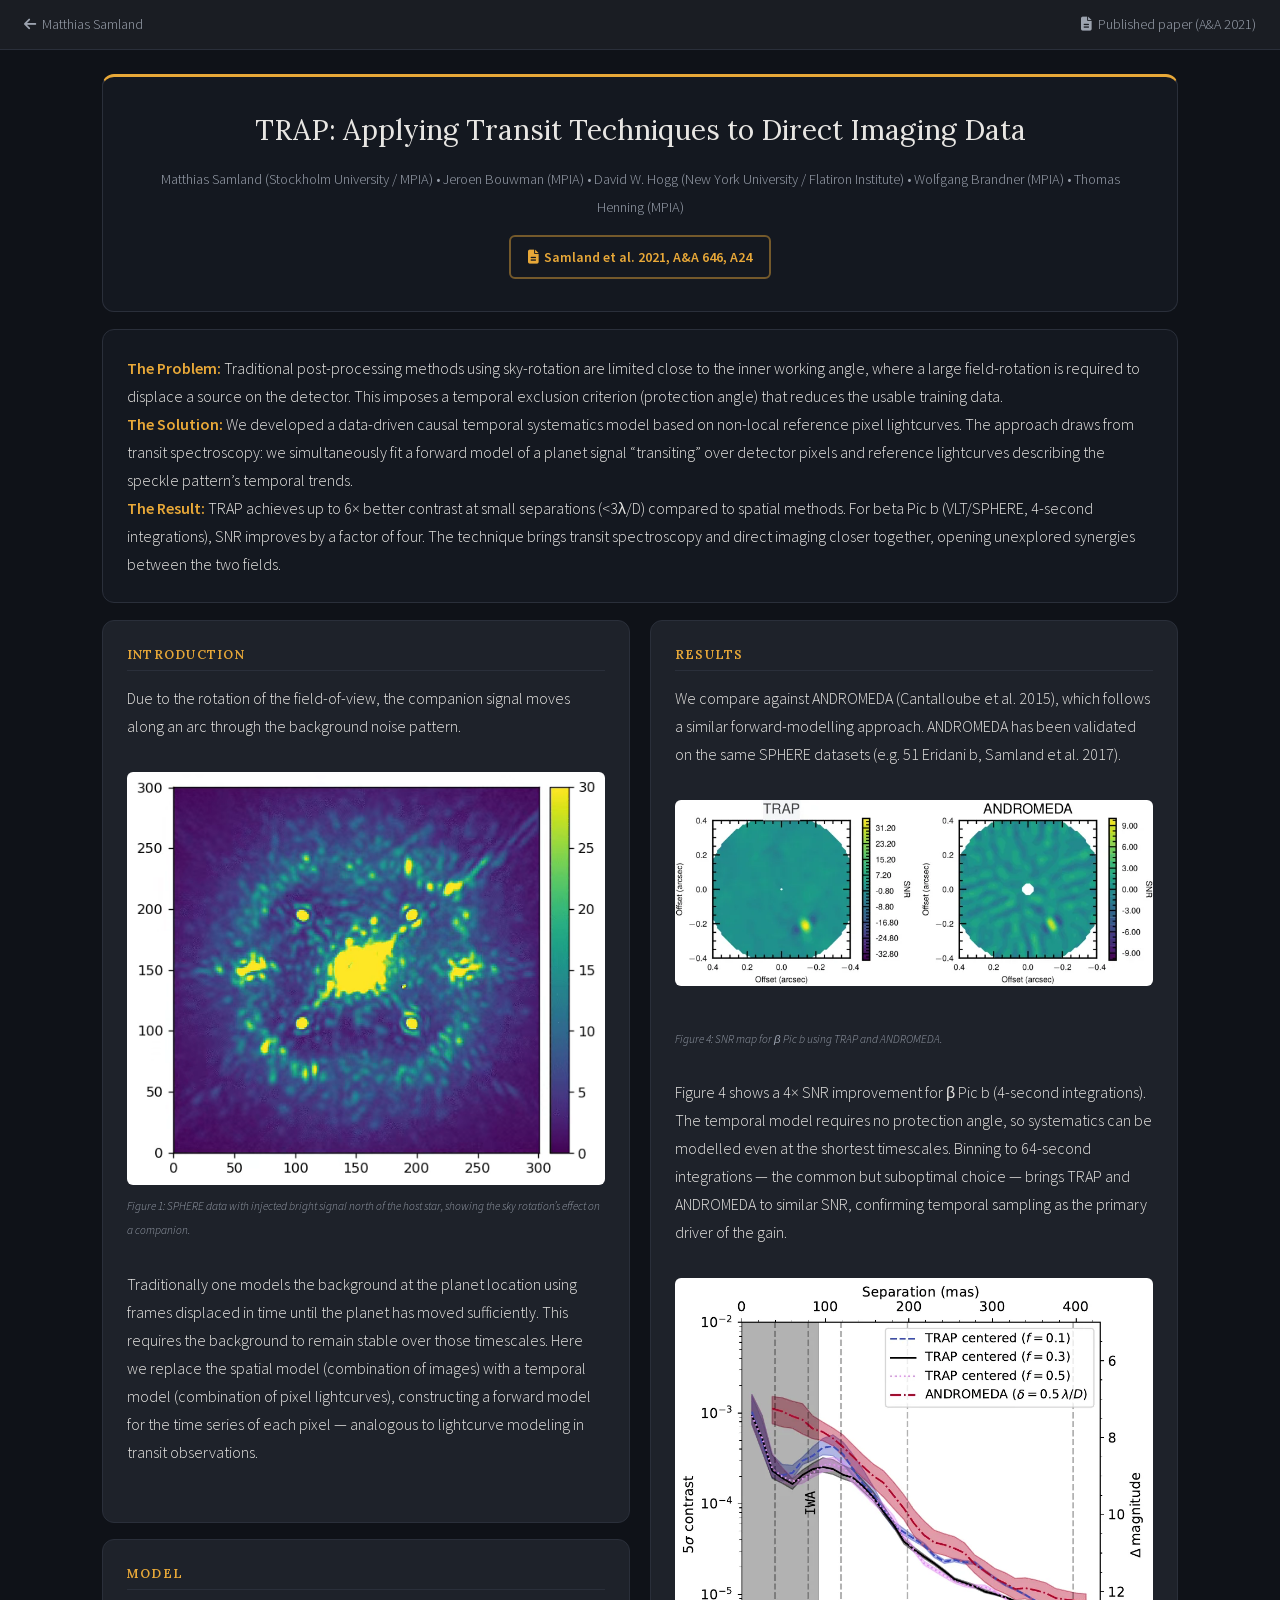
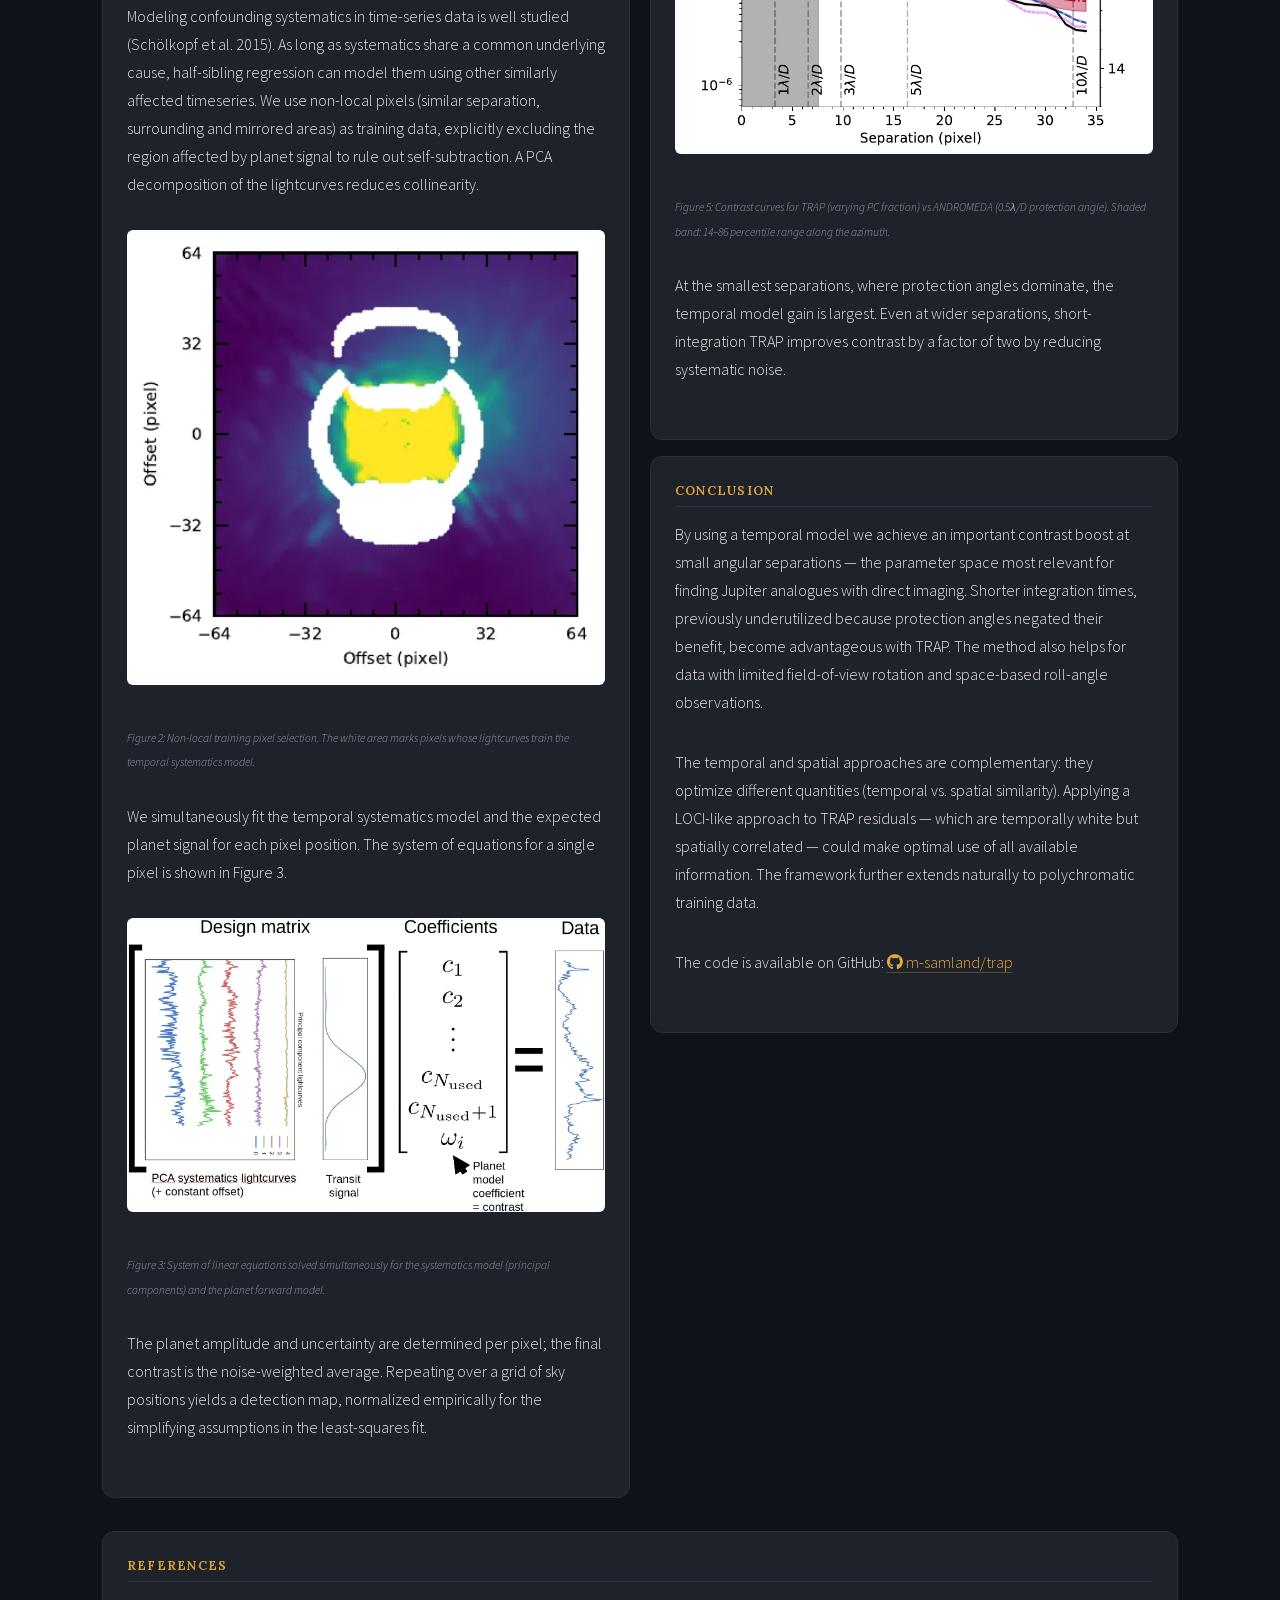
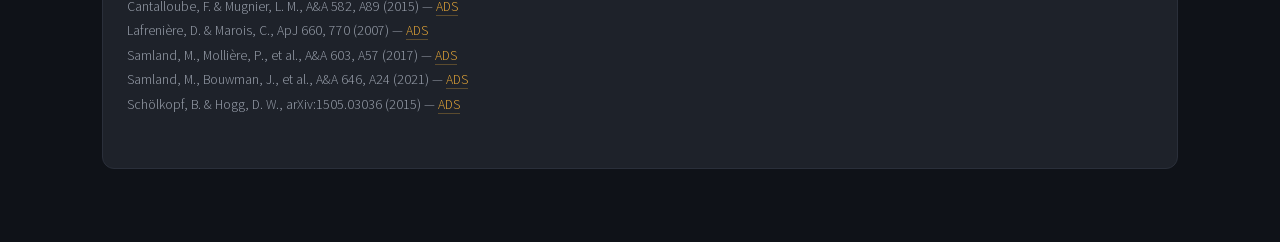
<file: Exo3Conference_poster.html>
<!DOCTYPE html>
<html lang="en">
<head>
<meta charset="utf-8">
<meta name="viewport" content="width=device-width, initial-scale=1">
<meta name="description" content="Conference poster: TRAP — Applying transit techniques to direct imaging data">
<link rel="stylesheet" href="https://cdn.jsdelivr.net/npm/bootstrap@5.3.3/dist/css/bootstrap.min.css" integrity="sha384-QWTKZyjpPEjISv5WaRU9OFeRpok6YctnYmDr5pNlyT2bRjXh0JMhjY6hW+ALEwIH" crossorigin="anonymous">
<link rel="stylesheet" href="https://cdnjs.cloudflare.com/ajax/libs/font-awesome/6.5.1/css/all.min.css" integrity="sha512-DTOQO9RWCH3ppGqcWaEA1BIZOC6xxalwEsw9c2QQeAIftl+Vegovlnee1c9QX4TctnWMn13TZye+giMm8e2LwA==" crossorigin="anonymous" referrerpolicy="no-referrer">
<link rel="stylesheet" href="assets/css/main.css">
<style>
	/* ── Dark theme overrides for Bootstrap ─────────────────────── */

	body {
		background: #0f1218;
		color: #e8e6e3;
		font-size: 1rem;
		padding-bottom: 3rem;
	}

	/* Cards */
	.card {
		background: #1e222a;
		border: 1px solid #2a2f3a;
		border-radius: 12px;
	}

	.card-body {
		color: #e8e6e3;
		line-height: 1.75;
	}

	/* Section headings inside cards */
	h3 {
		font-family: 'Lora', serif;
		font-size: 0.78em;
		font-weight: 600;
		text-transform: uppercase;
		letter-spacing: 0.1em;
		color: #e8a838;
		margin: 0 0 1em;
		padding-bottom: 0.5em;
		border-bottom: 1px solid #2a2f3a;
	}

	h4 {
		font-family: 'Lora', serif;
		font-size: 0.78em;
		font-weight: 600;
		text-transform: uppercase;
		letter-spacing: 0.1em;
		color: #e8a838;
		margin: 0 0 1em;
		padding-bottom: 0.5em;
		border-bottom: 1px solid #2a2f3a;
	}

	/* Key terms */
	b {
		color: #e8e6e3;
		font-weight: 600;
	}

	/* Figure captions */
	p.small em {
		color: #9ca3af;
		font-size: 0.82em;
	}

	/* Links */
	a {
		color: #e8a838;
		text-decoration: none;
	}

	a:hover {
		color: #f0be5a;
	}

	/* References */
	.references p {
		color: #9ca3af;
		font-size: 0.85em;
		line-height: 1.8;
	}

	/* Hero title card */
	.poster-header {
		background: #141820;
		border: 1px solid #2a2f3a;
		border-top: 3px solid #e8a838;
		border-radius: 12px;
		padding: 2em 2.5em;
		text-align: center;
	}

	.poster-header h1 {
		font-family: 'Lora', serif;
		font-size: 1.75em;
		font-weight: 400;
		color: #e8e6e3;
		margin-bottom: 0.5em;
	}

	.poster-header .authors {
		color: #9ca3af;
		font-size: 0.9em;
		margin: 0;
	}

	.poster-header .paper-link {
		display: inline-flex;
		align-items: center;
		gap: 0.4em;
		margin-top: 1em;
		padding: 0.45em 1.2em;
		border: 2px solid rgba(232, 168, 56, 0.45);
		border-radius: 6px;
		color: #e8a838;
		font-size: 0.875em;
		font-weight: 600;
		transition: background 0.2s ease, border-color 0.2s ease;
	}

	.poster-header .paper-link:hover {
		background: rgba(232, 168, 56, 0.1);
		border-color: #e8a838;
		color: #f0be5a;
	}

	/* Abstract card */
	.abstract-card {
		background: #141820;
	}

	.abstract-card .lead-label {
		font-weight: 700;
		color: #e8a838;
	}

	/* Top nav bar */
	.poster-topbar {
		position: sticky;
		top: 0;
		z-index: 100;
		background: #1a1d23;
		border-bottom: 1px solid #2a2f3a;
		padding: 0.65em 1.5em;
		display: flex;
		align-items: center;
		justify-content: space-between;
		margin-bottom: 0;
	}

	.poster-topbar a {
		color: #9ca3af;
		font-size: 0.875em;
		text-decoration: none;
		display: inline-flex;
		align-items: center;
		gap: 0.4em;
		transition: color 0.2s ease;
	}

	.poster-topbar a:hover {
		color: #e8e6e3;
	}

	/* Video border */
	video {
		border-radius: 6px;
		margin-bottom: 0.5em;
	}

	/* Image border */
	picture img {
		border-radius: 6px;
	}

	/* Responsive container spacing */
	.main-container {
		padding-top: 1.5rem;
	}
</style>
<title>TRAP — Applying Transit Techniques to Direct Imaging Data</title>
</head>
<body>

<!-- Top nav -->
<nav class="poster-topbar">
	<a href="index.html"><i class="fa-solid fa-arrow-left" aria-hidden="true"></i> Matthias Samland</a>
	<a href="https://ui.adsabs.harvard.edu/abs/2021A%26A...646A..24S/abstract" target="_blank" rel="noopener"><i class="fa-solid fa-file-lines" aria-hidden="true"></i> Published paper (A&amp;A 2021)</a>
</nav>

<div class="container main-container">

	<!-- Title -->
	<div class="row mb-3">
		<div class="col-12">
			<div class="poster-header">
				<h1>TRAP: Applying Transit Techniques to Direct Imaging Data</h1>
				<p class="authors">Matthias Samland (Stockholm University / MPIA) &bull; Jeroen Bouwman (MPIA) &bull; David W. Hogg (New York University / Flatiron Institute) &bull; Wolfgang Brandner (MPIA) &bull; Thomas Henning (MPIA)</p>
				<a href="https://ui.adsabs.harvard.edu/abs/2021A%26A...646A..24S/abstract" target="_blank" rel="noopener" class="paper-link">
					<i class="fa-solid fa-file-lines" aria-hidden="true"></i> Samland et al. 2021, A&amp;A 646, A24
				</a>
			</div>
		</div>
	</div>

	<!-- Abstract -->
	<div class="row mb-3">
		<div class="col-12">
			<div class="card abstract-card">
				<div class="card-body">
					<span class="lead-label">The Problem: </span>Traditional post-processing methods using sky-rotation are limited close to the inner working angle, where a large field-rotation is required to displace a source on the detector. This imposes a temporal exclusion criterion (protection angle) that reduces the usable training data.<br>
					<span class="lead-label">The Solution: </span>We developed a data-driven causal temporal systematics model based on non-local reference pixel lightcurves. The approach draws from transit spectroscopy: we simultaneously fit a forward model of a planet signal &ldquo;transiting&rdquo; over detector pixels and reference lightcurves describing the speckle pattern&rsquo;s temporal trends.<br>
					<span class="lead-label">The Result: </span>TRAP achieves up to 6&times; better contrast at small separations (&lt;3&lambda;/D) compared to spatial methods. For beta Pic b (VLT/SPHERE, 4-second integrations), SNR improves by a factor of four. The technique brings transit spectroscopy and direct imaging closer together, opening unexplored synergies between the two fields.
				</div>
			</div>
		</div>
	</div>

	<!-- Main content -->
	<div class="row mb-3">
		<div class="col-md-6">
			<div class="card mb-3">
				<div class="card-body">
					<h3>Introduction</h3>
					<p>Due to the rotation of the field-of-view, the companion signal moves along an arc through the background noise pattern.</p>
					<video autoplay loop muted playsinline width="100%" style="display:block" aria-label="Animation of SPHERE data with injected planet signal, showing the arc traced by the companion during field rotation">
						<source src="images/poster/timeseries_injected.webm" type="video/webm">
						<source src="images/poster/timeseries_injected.mp4" type="video/mp4">
					</video>
					<p class="small"><em>Figure 1: SPHERE data with injected bright signal north of the host star, showing the sky rotation&rsquo;s effect on a companion.</em></p>
					<p>Traditionally one models the background at the planet location using frames displaced in time until the planet has moved sufficiently. This requires the background to remain stable over those timescales. Here we replace the spatial model (combination of images) with a temporal model (combination of pixel lightcurves), constructing a forward model for the time series of each pixel &mdash; analogous to lightcurve modeling in transit observations.</p>
				</div>
			</div>
			<div class="card mb-3">
				<div class="card-body">
					<h3>Model</h3>
					<p>Modeling confounding systematics in time-series data is well studied (Sch&ouml;lkopf et al. 2015). As long as systematics share a common underlying cause, half-sibling regression can model them using other similarly affected timeseries. We use non-local pixels (similar separation, surrounding and mirrored areas) as training data, explicitly excluding the region affected by planet signal to rule out self-subtraction. A PCA decomposition of the lightcurves reduces collinearity.</p>
					<p><picture>
						<source srcset="images/poster/regressor_selection.webp" type="image/webp">
						<img src="images/poster/regressor_selection.png" width="100%" height="auto" alt="Selection of non-local training pixels: white area indicates the pixels whose time-series train the temporal systematics model" loading="lazy">
					</picture></p>
					<p class="small"><em>Figure 2: Non-local training pixel selection. The white area marks pixels whose lightcurves train the temporal systematics model.</em></p>
					<p>We simultaneously fit the temporal systematics model and the expected planet signal for each pixel position. The system of equations for a single pixel is shown in Figure 3.</p>
					<p><picture>
						<source srcset="images/poster/system_of_equations.webp" type="image/webp">
						<img src="images/poster/system_of_equations.jpg" width="100%" height="auto" alt="Schematic of the system of linear equations solved simultaneously for the systematics and planet forward model" loading="lazy">
					</picture></p>
					<p class="small"><em>Figure 3: System of linear equations solved simultaneously for the systematics model (principal components) and the planet forward model.</em></p>
					<p>The planet amplitude and uncertainty are determined per pixel; the final contrast is the noise-weighted average. Repeating over a grid of sky positions yields a detection map, normalized empirically for the simplifying assumptions in the least-squares fit.</p>
				</div>
			</div>
		</div>
		<div class="col-md-6">
			<div class="card mb-3">
				<div class="card-body">
					<h3>Results</h3>
					<p>We compare against ANDROMEDA (Cantalloube et al. 2015), which follows a similar forward-modelling approach. ANDROMEDA has been validated on the same SPHERE datasets (e.g. 51 Eridani b, Samland et al. 2017).</p>
					<p><picture>
						<source srcset="images/poster/betapic_comparison.webp" type="image/webp">
						<img src="images/poster/betapic_comparison.png" width="100%" height="auto" alt="SNR map for beta Pic b: TRAP vs ANDROMEDA showing a factor four improvement with TRAP" loading="lazy">
					</picture></p>
					<p class="small"><em>Figure 4: SNR map for &beta; Pic b using TRAP and ANDROMEDA.</em></p>
					<p>Figure 4 shows a 4&times; SNR improvement for &beta; Pic b (4-second integrations). The temporal model requires no protection angle, so systematics can be modelled even at the shortest timescales. Binning to 64-second integrations &mdash; the common but suboptimal choice &mdash; brings TRAP and ANDROMEDA to similar SNR, confirming temporal sampling as the primary driver of the gain.</p>
					<p><picture>
						<source srcset="images/poster/contrast_curve.webp" type="image/webp">
						<img src="images/poster/contrast_curve.png" width="100%" height="auto" alt="Contrast curves comparing TRAP at various principal component fractions against ANDROMEDA with standard protection angle" loading="lazy">
					</picture></p>
					<p class="small"><em>Figure 5: Contrast curves for TRAP (varying PC fraction) vs ANDROMEDA (0.5&lambda;/D protection angle). Shaded band: 14&ndash;86 percentile range along the azimuth.</em></p>
					<p>At the smallest separations, where protection angles dominate, the temporal model gain is largest. Even at wider separations, short-integration TRAP improves contrast by a factor of two by reducing systematic noise.</p>
				</div>
			</div>
			<div class="card mb-3">
				<div class="card-body">
					<h3>Conclusion</h3>
					<p>By using a temporal model we achieve an important contrast boost at small angular separations &mdash; the parameter space most relevant for finding Jupiter analogues with direct imaging. Shorter integration times, previously underutilized because protection angles negated their benefit, become advantageous with TRAP. The method also helps for data with limited field-of-view rotation and space-based roll-angle observations.</p>
					<p>The temporal and spatial approaches are complementary: they optimize different quantities (temporal vs. spatial similarity). Applying a LOCI-like approach to TRAP residuals &mdash; which are temporally white but spatially correlated &mdash; could make optimal use of all available information. The framework further extends naturally to polychromatic training data.</p>
					<p>The code is available on GitHub: <a href="https://github.com/m-samland/trap" target="_blank" rel="noopener"><i class="fa-brands fa-github" aria-hidden="true"></i> m-samland/trap</a></p>
				</div>
			</div>
		</div>
	</div>

	<!-- References -->
	<div class="row mb-4">
		<div class="col-12">
			<div class="card references">
				<div class="card-body">
					<h4>References</h4>
					<p>
						Cantalloube, F. &amp; Mugnier, L. M., A&amp;A 582, A89 (2015) &mdash; <a href="https://ui.adsabs.harvard.edu/abs/2015A%26A...582A..89C/abstract" target="_blank" rel="noopener">ADS</a><br>
						Lafrenière, D. &amp; Marois, C., ApJ 660, 770 (2007) &mdash; <a href="https://ui.adsabs.harvard.edu/abs/2007ApJ...660..770L/abstract" target="_blank" rel="noopener">ADS</a><br>
						Samland, M., Mollière, P., et al., A&amp;A 603, A57 (2017) &mdash; <a href="https://ui.adsabs.harvard.edu/abs/2017A%26A...603A..57S/abstract" target="_blank" rel="noopener">ADS</a><br>
						Samland, M., Bouwman, J., et al., A&amp;A 646, A24 (2021) &mdash; <a href="https://ui.adsabs.harvard.edu/abs/2021A%26A...646A..24S/abstract" target="_blank" rel="noopener">ADS</a><br>
						Sch&ouml;lkopf, B. &amp; Hogg, D. W., arXiv:1505.03036 (2015) &mdash; <a href="https://ui.adsabs.harvard.edu/abs/2015arXiv150503036S/abstract" target="_blank" rel="noopener">ADS</a>
					</p>
				</div>
			</div>
		</div>
	</div>

</div>
</body>
</html>
</file>
<file: assets/css/main.css>
/* Font Awesome 6 loaded via <link> in HTML */

/* Self-hosted Lora (GDPR compliant - no external requests) */
@font-face {
	font-family: 'Lora';
	font-style: normal;
	font-weight: 400;
	font-display: swap;
	src: url('../fonts/lora-400.woff2') format('woff2');
	unicode-range: U+0000-00FF, U+0131, U+0152-0153, U+02BB-02BC, U+02C6, U+02DA, U+02DC, U+0304, U+0308, U+0329, U+2000-206F, U+20AC, U+2122, U+2191, U+2193, U+2212, U+2215, U+FEFF, U+FFFD;
}
@font-face {
	font-family: 'Lora';
	font-style: normal;
	font-weight: 400;
	font-display: swap;
	src: url('../fonts/lora-400-ext.woff2') format('woff2');
	unicode-range: U+0100-02BA, U+02BD-02C5, U+02C7-02CC, U+02CE-02D7, U+02DD-02FF, U+0304, U+0308, U+0329, U+1D00-1DBF, U+1E00-1E9F, U+1EF2-1EFF, U+2020, U+20A0-20AB, U+20AD-20C0, U+2113, U+2C60-2C7F, U+A720-A7FF;
}
@font-face {
	font-family: 'Lora';
	font-style: normal;
	font-weight: 600;
	font-display: swap;
	src: url('../fonts/lora-600.woff2') format('woff2');
	unicode-range: U+0000-00FF, U+0131, U+0152-0153, U+02BB-02BC, U+02C6, U+02DA, U+02DC, U+0304, U+0308, U+0329, U+2000-206F, U+20AC, U+2122, U+2191, U+2193, U+2212, U+2215, U+FEFF, U+FFFD;
}
@font-face {
	font-family: 'Lora';
	font-style: normal;
	font-weight: 600;
	font-display: swap;
	src: url('../fonts/lora-600-ext.woff2') format('woff2');
	unicode-range: U+0100-02BA, U+02BD-02C5, U+02C7-02CC, U+02CE-02D7, U+02DD-02FF, U+0304, U+0308, U+0329, U+1D00-1DBF, U+1E00-1E9F, U+1EF2-1EFF, U+2020, U+20A0-20AB, U+20AD-20C0, U+2113, U+2C60-2C7F, U+A720-A7FF;
}
@font-face {
	font-family: 'Lora';
	font-style: italic;
	font-weight: 400;
	font-display: swap;
	src: url('../fonts/lora-400italic.woff2') format('woff2');
	unicode-range: U+0000-00FF, U+0131, U+0152-0153, U+02BB-02BC, U+02C6, U+02DA, U+02DC, U+0304, U+0308, U+0329, U+2000-206F, U+20AC, U+2122, U+2191, U+2193, U+2212, U+2215, U+FEFF, U+FFFD;
}
@font-face {
	font-family: 'Lora';
	font-style: italic;
	font-weight: 400;
	font-display: swap;
	src: url('../fonts/lora-400italic-ext.woff2') format('woff2');
	unicode-range: U+0100-02BA, U+02BD-02C5, U+02C7-02CC, U+02CE-02D7, U+02DD-02FF, U+0304, U+0308, U+0329, U+1D00-1DBF, U+1E00-1E9F, U+1EF2-1EFF, U+2020, U+20A0-20AB, U+20AD-20C0, U+2113, U+2C60-2C7F, U+A720-A7FF;
}

/* Self-hosted Source Sans Pro (GDPR compliant - no external requests) */
@font-face {
	font-family: 'Source Sans Pro';
	font-style: normal;
	font-weight: 300;
	font-display: swap;
	src: url('../fonts/source-sans-pro-300.woff2') format('woff2');
	unicode-range: U+0000-00FF, U+0131, U+0152-0153, U+02BB-02BC, U+02C6, U+02DA, U+02DC, U+0304, U+0308, U+0329, U+2000-206F, U+20AC, U+2122, U+2191, U+2193, U+2212, U+2215, U+FEFF, U+FFFD;
}
@font-face {
	font-family: 'Source Sans Pro';
	font-style: normal;
	font-weight: 300;
	font-display: swap;
	src: url('../fonts/source-sans-pro-300-ext.woff2') format('woff2');
	unicode-range: U+0100-02BA, U+02BD-02C5, U+02C7-02CC, U+02CE-02D7, U+02DD-02FF, U+0304, U+0308, U+0329, U+1D00-1DBF, U+1E00-1E9F, U+1EF2-1EFF, U+2020, U+20A0-20AB, U+20AD-20C0, U+2113, U+2C60-2C7F, U+A720-A7FF;
}
@font-face {
	font-family: 'Source Sans Pro';
	font-style: italic;
	font-weight: 300;
	font-display: swap;
	src: url('../fonts/source-sans-pro-300italic.woff2') format('woff2');
	unicode-range: U+0000-00FF, U+0131, U+0152-0153, U+02BB-02BC, U+02C6, U+02DA, U+02DC, U+0304, U+0308, U+0329, U+2000-206F, U+20AC, U+2122, U+2191, U+2193, U+2212, U+2215, U+FEFF, U+FFFD;
}
@font-face {
	font-family: 'Source Sans Pro';
	font-style: italic;
	font-weight: 300;
	font-display: swap;
	src: url('../fonts/source-sans-pro-300italic-ext.woff2') format('woff2');
	unicode-range: U+0100-02BA, U+02BD-02C5, U+02C7-02CC, U+02CE-02D7, U+02DD-02FF, U+0304, U+0308, U+0329, U+1D00-1DBF, U+1E00-1E9F, U+1EF2-1EFF, U+2020, U+20A0-20AB, U+20AD-20C0, U+2113, U+2C60-2C7F, U+A720-A7FF;
}
@font-face {
	font-family: 'Source Sans Pro';
	font-style: normal;
	font-weight: 400;
	font-display: swap;
	src: url('../fonts/source-sans-pro-400.woff2') format('woff2');
	unicode-range: U+0000-00FF, U+0131, U+0152-0153, U+02BB-02BC, U+02C6, U+02DA, U+02DC, U+0304, U+0308, U+0329, U+2000-206F, U+20AC, U+2122, U+2191, U+2193, U+2212, U+2215, U+FEFF, U+FFFD;
}
@font-face {
	font-family: 'Source Sans Pro';
	font-style: normal;
	font-weight: 400;
	font-display: swap;
	src: url('../fonts/source-sans-pro-400-ext.woff2') format('woff2');
	unicode-range: U+0100-02BA, U+02BD-02C5, U+02C7-02CC, U+02CE-02D7, U+02DD-02FF, U+0304, U+0308, U+0329, U+1D00-1DBF, U+1E00-1E9F, U+1EF2-1EFF, U+2020, U+20A0-20AB, U+20AD-20C0, U+2113, U+2C60-2C7F, U+A720-A7FF;
}
@font-face {
	font-family: 'Source Sans Pro';
	font-style: normal;
	font-weight: 600;
	font-display: swap;
	src: url('../fonts/source-sans-pro-600.woff2') format('woff2');
	unicode-range: U+0000-00FF, U+0131, U+0152-0153, U+02BB-02BC, U+02C6, U+02DA, U+02DC, U+0304, U+0308, U+0329, U+2000-206F, U+20AC, U+2122, U+2191, U+2193, U+2212, U+2215, U+FEFF, U+FFFD;
}
@font-face {
	font-family: 'Source Sans Pro';
	font-style: normal;
	font-weight: 600;
	font-display: swap;
	src: url('../fonts/source-sans-pro-600-ext.woff2') format('woff2');
	unicode-range: U+0100-02BA, U+02BD-02C5, U+02C7-02CC, U+02CE-02D7, U+02DD-02FF, U+0304, U+0308, U+0329, U+1D00-1DBF, U+1E00-1E9F, U+1EF2-1EFF, U+2020, U+20A0-20AB, U+20AD-20C0, U+2113, U+2C60-2C7F, U+A720-A7FF;
}

/*
	Prologue by HTML5 UP
	html5up.net | @ajlkn
	Free for personal and commercial use under the CCA 3.0 license (html5up.net/license)
*/

/* Reset */

	html, body, div, span, applet, object, iframe, h1, h2, h3, h4, h5, h6, p, blockquote, pre, a, abbr, acronym, address, big, cite, code, del, dfn, em, img, ins, kbd, q, s, samp, small, strike, strong, sub, sup, tt, var, b, u, i, center, dl, dt, dd, ol, ul, li, fieldset, form, label, legend, table, caption, tbody, tfoot, thead, tr, th, td, article, aside, canvas, details, embed, figure, figcaption, footer, header, hgroup, menu, nav, output, ruby, section, summary, time, mark, audio, video {
		margin: 0;
		padding: 0;
		border: 0;
		font-size: 100%;
		font: inherit;
		vertical-align: baseline;
	}

	article, aside, details, figcaption, figure, footer, header, hgroup, menu, nav, section {
		display: block;
	}

	body {
		line-height: 1;
	}

	ol, ul {
		list-style: none;
	}

	blockquote, q {
		quotes: none;
	}

	blockquote:before, blockquote:after, q:before, q:after {
		content: '';
		content: none;
	}

	table {
		border-collapse: collapse;
		border-spacing: 0;
	}

	body {
		-webkit-text-size-adjust: none;
	}

/* Box Model */

	*, *:before, *:after {
		-moz-box-sizing: border-box;
		-webkit-box-sizing: border-box;
		box-sizing: border-box;
	}

/* Containers */

	.container {
		margin-left: auto;
		margin-right: auto;
	}

	.container.\31 25\25 {
		width: 100%;
		max-width: 1750px;
		min-width: 1400px;
	}

	.container.\37 5\25 {
		width: 1050px;
	}

	.container.\35 0\25 {
		width: 700px;
	}

	.container.\32 5\25 {
		width: 350px;
	}

	.container {
		width: 1400px;
	}

	#top .container header {
		width: 60%;
		margin: auto;
	}

	@media screen and (min-width: 961px) and (max-width: 1880px) {

		.container.\31 25\25 {
			width: 100%;
			max-width: 1500px;
			min-width: 1200px;
		}

		.container.\37 5\25 {
			width: 900px;
		}

		.container.\35 0\25 {
			width: 600px;
		}

		.container.\32 5\25 {
			width: 300px;
		}

		.container {
			width: 1200px;
		}

	}

	@media screen and (min-width: 961px) and (max-width: 1620px) {

		.container.\31 25\25 {
			width: 100%;
			max-width: 1200px;
			min-width: 960px;
		}

		.container.\37 5\25 {
			width: 720px;
		}

		.container.\35 0\25 {
			width: 480px;
		}

		.container.\32 5\25 {
			width: 240px;
		}

		.container {
			width: 960px;
		}

	}

	@media screen and (min-width: 961px) and (max-width: 1320px) {

		.container.\31 25\25 {
			width: 100%;
			max-width: 125%;
			min-width: 100%;
		}

		.container.\37 5\25 {
			width: 75%;
		}

		.container.\35 0\25 {
			width: 50%;
		}

		.container.\32 5\25 {
			width: 25%;
		}

		.container {
			width: 100%;
		}

	}

	@media screen and (max-width: 960px) {

		.container.\31 25\25 {
			width: 100%;
			max-width: 125%;
			min-width: 100%;
		}

		.container.\37 5\25 {
			width: 75%;
		}

		.container.\35 0\25 {
			width: 50%;
		}

		.container.\32 5\25 {
			width: 25%;
		}

		.container {
			width: 100%;
		}

		#top .container header {
			width: 100%;
		}

	}

	@media screen and (max-width: 736px) {

		.container.\31 25\25 {
			width: 100%;
			max-width: 125%;
			min-width: 100%;
		}

		.container.\37 5\25 {
			width: 75%;
		}

		.container.\35 0\25 {
			width: 50%;
		}

		.container.\32 5\25 {
			width: 25%;
		}

		.container {
			width: 100% !important;
		}

	}

/* Grid */

	.row {
		border-bottom: solid 1px transparent;
		-moz-box-sizing: border-box;
		-webkit-box-sizing: border-box;
		box-sizing: border-box;
	}

	.row > * {
		float: left;
		-moz-box-sizing: border-box;
		-webkit-box-sizing: border-box;
		box-sizing: border-box;
	}

	.row:after, .row:before {
		content: '';
		display: block;
		clear: both;
		height: 0;
	}

	.row.uniform > * > :first-child {
		margin-top: 0;
	}

	.row.uniform > * > :last-child {
		margin-bottom: 0;
	}

	.row.\30 \25 > * {
		padding: 0px 0 0 0px;
	}

	.row.\30 \25 {
		margin: 0px 0 -1px 0px;
	}

	.row.uniform.\30 \25 > * {
		padding: 0px 0 0 0px;
	}

	.row.uniform.\30 \25 {
		margin: 0px 0 -1px 0px;
	}

	.row > * {
		padding: 40px 0 0 40px;
	}

	.row {
		margin: -40px 0 -1px -40px;
	}

	.row.uniform > * {
		padding: 40px 0 0 40px;
	}

	.row.uniform {
		margin: -40px 0 -1px -40px;
	}

	.row.\32 00\25 > * {
		padding: 80px 0 0 80px;
	}

	.row.\32 00\25 {
		margin: -80px 0 -1px -80px;
	}

	.row.uniform.\32 00\25 > * {
		padding: 80px 0 0 80px;
	}

	.row.uniform.\32 00\25 {
		margin: -80px 0 -1px -80px;
	}

	.row.\31 50\25 > * {
		padding: 60px 0 0 60px;
	}

	.row.\31 50\25 {
		margin: -60px 0 -1px -60px;
	}

	.row.uniform.\31 50\25 > * {
		padding: 60px 0 0 60px;
	}

	.row.uniform.\31 50\25 {
		margin: -60px 0 -1px -60px;
	}

	.row.\35 0\25 > * {
		padding: 20px 0 0 20px;
	}

	.row.\35 0\25 {
		margin: -20px 0 -1px -20px;
	}

	.row.uniform.\35 0\25 > * {
		padding: 20px 0 0 20px;
	}

	.row.uniform.\35 0\25 {
		margin: -20px 0 -1px -20px;
	}

	.row.\32 5\25 > * {
		padding: 10px 0 0 10px;
	}

	.row.\32 5\25 {
		margin: -10px 0 -1px -10px;
	}

	.row.uniform.\32 5\25 > * {
		padding: 10px 0 0 10px;
	}

	.row.uniform.\32 5\25 {
		margin: -10px 0 -1px -10px;
	}

	.\31 2u, .\31 2u\24 {
		width: 100%;
		clear: none;
		margin-left: 0;
	}

	.\31 1u, .\31 1u\24 {
		width: 91.6666666667%;
		clear: none;
		margin-left: 0;
	}

	.\31 0u, .\31 0u\24 {
		width: 83.3333333333%;
		clear: none;
		margin-left: 0;
	}

	.\39 u, .\39 u\24 {
		width: 75%;
		clear: none;
		margin-left: 0;
	}

	.\38 u, .\38 u\24 {
		width: 66.6666666667%;
		clear: none;
		margin-left: 0;
	}

	.\37 u, .\37 u\24 {
		width: 58.3333333333%;
		clear: none;
		margin-left: 0;
	}

	.\36 u, .\36 u\24 {
		width: 50%;
		clear: none;
		margin-left: 0;
	}

	.\35 u, .\35 u\24 {
		width: 41.6666666667%;
		clear: none;
		margin-left: 0;
	}

	.\34 u, .\34 u\24 {
		width: 33.3333333333%;
		clear: none;
		margin-left: 0;
	}

	.\33 u, .\33 u\24 {
		width: 25%;
		clear: none;
		margin-left: 0;
	}

	.\32 u, .\32 u\24 {
		width: 16.6666666667%;
		clear: none;
		margin-left: 0;
	}

	.\31 u, .\31 u\24 {
		width: 8.3333333333%;
		clear: none;
		margin-left: 0;
	}

	.\31 2u\24 + *,
	.\31 1u\24 + *,
	.\31 0u\24 + *,
	.\39 u\24 + *,
	.\38 u\24 + *,
	.\37 u\24 + *,
	.\36 u\24 + *,
	.\35 u\24 + *,
	.\34 u\24 + *,
	.\33 u\24 + *,
	.\32 u\24 + *,
	.\31 u\24 + * {
		clear: left;
	}

	.\-11u {
		margin-left: 91.66667%;
	}

	.\-10u {
		margin-left: 83.33333%;
	}

	.\-9u {
		margin-left: 75%;
	}

	.\-8u {
		margin-left: 66.66667%;
	}

	.\-7u {
		margin-left: 58.33333%;
	}

	.\-6u {
		margin-left: 50%;
	}

	.\-5u {
		margin-left: 41.66667%;
	}

	.\-4u {
		margin-left: 33.33333%;
	}

	.\-3u {
		margin-left: 25%;
	}

	.\-2u {
		margin-left: 16.66667%;
	}

	.\-1u {
		margin-left: 8.33333%;
	}

	@media screen and (min-width: 961px) and (max-width: 1880px) {

		.row > * {
			padding: 40px 0 0 40px;
		}

		.row {
			margin: -40px 0 -1px -40px;
		}

		.row.uniform > * {
			padding: 40px 0 0 40px;
		}

		.row.uniform {
			margin: -40px 0 -1px -40px;
		}

		.row.\32 00\25 > * {
			padding: 80px 0 0 80px;
		}

		.row.\32 00\25 {
			margin: -80px 0 -1px -80px;
		}

		.row.uniform.\32 00\25 > * {
			padding: 80px 0 0 80px;
		}

		.row.uniform.\32 00\25 {
			margin: -80px 0 -1px -80px;
		}

		.row.\31 50\25 > * {
			padding: 60px 0 0 60px;
		}

		.row.\31 50\25 {
			margin: -60px 0 -1px -60px;
		}

		.row.uniform.\31 50\25 > * {
			padding: 60px 0 0 60px;
		}

		.row.uniform.\31 50\25 {
			margin: -60px 0 -1px -60px;
		}

		.row.\35 0\25 > * {
			padding: 20px 0 0 20px;
		}

		.row.\35 0\25 {
			margin: -20px 0 -1px -20px;
		}

		.row.uniform.\35 0\25 > * {
			padding: 20px 0 0 20px;
		}

		.row.uniform.\35 0\25 {
			margin: -20px 0 -1px -20px;
		}

		.row.\32 5\25 > * {
			padding: 10px 0 0 10px;
		}

		.row.\32 5\25 {
			margin: -10px 0 -1px -10px;
		}

		.row.uniform.\32 5\25 > * {
			padding: 10px 0 0 10px;
		}

		.row.uniform.\32 5\25 {
			margin: -10px 0 -1px -10px;
		}

		.\31 2u\28wide\29, .\31 2u\24\28wide\29 {
			width: 100%;
			clear: none;
			margin-left: 0;
		}

		.\31 1u\28wide\29, .\31 1u\24\28wide\29 {
			width: 91.6666666667%;
			clear: none;
			margin-left: 0;
		}

		.\31 0u\28wide\29, .\31 0u\24\28wide\29 {
			width: 83.3333333333%;
			clear: none;
			margin-left: 0;
		}

		.\39 u\28wide\29, .\39 u\24\28wide\29 {
			width: 75%;
			clear: none;
			margin-left: 0;
		}

		.\38 u\28wide\29, .\38 u\24\28wide\29 {
			width: 66.6666666667%;
			clear: none;
			margin-left: 0;
		}

		.\37 u\28wide\29, .\37 u\24\28wide\29 {
			width: 58.3333333333%;
			clear: none;
			margin-left: 0;
		}

		.\36 u\28wide\29, .\36 u\24\28wide\29 {
			width: 50%;
			clear: none;
			margin-left: 0;
		}

		.\35 u\28wide\29, .\35 u\24\28wide\29 {
			width: 41.6666666667%;
			clear: none;
			margin-left: 0;
		}

		.\34 u\28wide\29, .\34 u\24\28wide\29 {
			width: 33.3333333333%;
			clear: none;
			margin-left: 0;
		}

		.\33 u\28wide\29, .\33 u\24\28wide\29 {
			width: 25%;
			clear: none;
			margin-left: 0;
		}

		.\32 u\28wide\29, .\32 u\24\28wide\29 {
			width: 16.6666666667%;
			clear: none;
			margin-left: 0;
		}

		.\31 u\28wide\29, .\31 u\24\28wide\29 {
			width: 8.3333333333%;
			clear: none;
			margin-left: 0;
		}

		.\31 2u\24\28wide\29 + *,
		.\31 1u\24\28wide\29 + *,
		.\31 0u\24\28wide\29 + *,
		.\39 u\24\28wide\29 + *,
		.\38 u\24\28wide\29 + *,
		.\37 u\24\28wide\29 + *,
		.\36 u\24\28wide\29 + *,
		.\35 u\24\28wide\29 + *,
		.\34 u\24\28wide\29 + *,
		.\33 u\24\28wide\29 + *,
		.\32 u\24\28wide\29 + *,
		.\31 u\24\28wide\29 + * {
			clear: left;
		}

		.\-11u\28wide\29 {
			margin-left: 91.66667%;
		}

		.\-10u\28wide\29 {
			margin-left: 83.33333%;
		}

		.\-9u\28wide\29 {
			margin-left: 75%;
		}

		.\-8u\28wide\29 {
			margin-left: 66.66667%;
		}

		.\-7u\28wide\29 {
			margin-left: 58.33333%;
		}

		.\-6u\28wide\29 {
			margin-left: 50%;
		}

		.\-5u\28wide\29 {
			margin-left: 41.66667%;
		}

		.\-4u\28wide\29 {
			margin-left: 33.33333%;
		}

		.\-3u\28wide\29 {
			margin-left: 25%;
		}

		.\-2u\28wide\29 {
			margin-left: 16.66667%;
		}

		.\-1u\28wide\29 {
			margin-left: 8.33333%;
		}

	}

	@media screen and (min-width: 961px) and (max-width: 1620px) {

		.row > * {
			padding: 40px 0 0 40px;
		}

		.row {
			margin: -40px 0 -1px -40px;
		}

		.row.uniform > * {
			padding: 40px 0 0 40px;
		}

		.row.uniform {
			margin: -40px 0 -1px -40px;
		}

		.row.\32 00\25 > * {
			padding: 80px 0 0 80px;
		}

		.row.\32 00\25 {
			margin: -80px 0 -1px -80px;
		}

		.row.uniform.\32 00\25 > * {
			padding: 80px 0 0 80px;
		}

		.row.uniform.\32 00\25 {
			margin: -80px 0 -1px -80px;
		}

		.row.\31 50\25 > * {
			padding: 60px 0 0 60px;
		}

		.row.\31 50\25 {
			margin: -60px 0 -1px -60px;
		}

		.row.uniform.\31 50\25 > * {
			padding: 60px 0 0 60px;
		}

		.row.uniform.\31 50\25 {
			margin: -60px 0 -1px -60px;
		}

		.row.\35 0\25 > * {
			padding: 20px 0 0 20px;
		}

		.row.\35 0\25 {
			margin: -20px 0 -1px -20px;
		}

		.row.uniform.\35 0\25 > * {
			padding: 20px 0 0 20px;
		}

		.row.uniform.\35 0\25 {
			margin: -20px 0 -1px -20px;
		}

		.row.\32 5\25 > * {
			padding: 10px 0 0 10px;
		}

		.row.\32 5\25 {
			margin: -10px 0 -1px -10px;
		}

		.row.uniform.\32 5\25 > * {
			padding: 10px 0 0 10px;
		}

		.row.uniform.\32 5\25 {
			margin: -10px 0 -1px -10px;
		}

		.\31 2u\28normal\29, .\31 2u\24\28normal\29 {
			width: 100%;
			clear: none;
			margin-left: 0;
		}

		.\31 1u\28normal\29, .\31 1u\24\28normal\29 {
			width: 91.6666666667%;
			clear: none;
			margin-left: 0;
		}

		.\31 0u\28normal\29, .\31 0u\24\28normal\29 {
			width: 83.3333333333%;
			clear: none;
			margin-left: 0;
		}

		.\39 u\28normal\29, .\39 u\24\28normal\29 {
			width: 75%;
			clear: none;
			margin-left: 0;
		}

		.\38 u\28normal\29, .\38 u\24\28normal\29 {
			width: 66.6666666667%;
			clear: none;
			margin-left: 0;
		}

		.\37 u\28normal\29, .\37 u\24\28normal\29 {
			width: 58.3333333333%;
			clear: none;
			margin-left: 0;
		}

		.\36 u\28normal\29, .\36 u\24\28normal\29 {
			width: 50%;
			clear: none;
			margin-left: 0;
		}

		.\35 u\28normal\29, .\35 u\24\28normal\29 {
			width: 41.6666666667%;
			clear: none;
			margin-left: 0;
		}

		.\34 u\28normal\29, .\34 u\24\28normal\29 {
			width: 33.3333333333%;
			clear: none;
			margin-left: 0;
		}

		.\33 u\28normal\29, .\33 u\24\28normal\29 {
			width: 25%;
			clear: none;
			margin-left: 0;
		}

		.\32 u\28normal\29, .\32 u\24\28normal\29 {
			width: 16.6666666667%;
			clear: none;
			margin-left: 0;
		}

		.\31 u\28normal\29, .\31 u\24\28normal\29 {
			width: 8.3333333333%;
			clear: none;
			margin-left: 0;
		}

		.\31 2u\24\28normal\29 + *,
		.\31 1u\24\28normal\29 + *,
		.\31 0u\24\28normal\29 + *,
		.\39 u\24\28normal\29 + *,
		.\38 u\24\28normal\29 + *,
		.\37 u\24\28normal\29 + *,
		.\36 u\24\28normal\29 + *,
		.\35 u\24\28normal\29 + *,
		.\34 u\24\28normal\29 + *,
		.\33 u\24\28normal\29 + *,
		.\32 u\24\28normal\29 + *,
		.\31 u\24\28normal\29 + * {
			clear: left;
		}

		.\-11u\28normal\29 {
			margin-left: 91.66667%;
		}

		.\-10u\28normal\29 {
			margin-left: 83.33333%;
		}

		.\-9u\28normal\29 {
			margin-left: 75%;
		}

		.\-8u\28normal\29 {
			margin-left: 66.66667%;
		}

		.\-7u\28normal\29 {
			margin-left: 58.33333%;
		}

		.\-6u\28normal\29 {
			margin-left: 50%;
		}

		.\-5u\28normal\29 {
			margin-left: 41.66667%;
		}

		.\-4u\28normal\29 {
			margin-left: 33.33333%;
		}

		.\-3u\28normal\29 {
			margin-left: 25%;
		}

		.\-2u\28normal\29 {
			margin-left: 16.66667%;
		}

		.\-1u\28normal\29 {
			margin-left: 8.33333%;
		}

	}

	@media screen and (min-width: 961px) and (max-width: 1320px) {

		.row > * {
			padding: 20px 0 0 20px;
		}

		.row {
			margin: -20px 0 -1px -20px;
		}

		.row.uniform > * {
			padding: 20px 0 0 20px;
		}

		.row.uniform {
			margin: -20px 0 -1px -20px;
		}

		.row.\32 00\25 > * {
			padding: 40px 0 0 40px;
		}

		.row.\32 00\25 {
			margin: -40px 0 -1px -40px;
		}

		.row.uniform.\32 00\25 > * {
			padding: 40px 0 0 40px;
		}

		.row.uniform.\32 00\25 {
			margin: -40px 0 -1px -40px;
		}

		.row.\31 50\25 > * {
			padding: 30px 0 0 30px;
		}

		.row.\31 50\25 {
			margin: -30px 0 -1px -30px;
		}

		.row.uniform.\31 50\25 > * {
			padding: 30px 0 0 30px;
		}

		.row.uniform.\31 50\25 {
			margin: -30px 0 -1px -30px;
		}

		.row.\35 0\25 > * {
			padding: 10px 0 0 10px;
		}

		.row.\35 0\25 {
			margin: -10px 0 -1px -10px;
		}

		.row.uniform.\35 0\25 > * {
			padding: 10px 0 0 10px;
		}

		.row.uniform.\35 0\25 {
			margin: -10px 0 -1px -10px;
		}

		.row.\32 5\25 > * {
			padding: 5px 0 0 5px;
		}

		.row.\32 5\25 {
			margin: -5px 0 -1px -5px;
		}

		.row.uniform.\32 5\25 > * {
			padding: 5px 0 0 5px;
		}

		.row.uniform.\32 5\25 {
			margin: -5px 0 -1px -5px;
		}

		.\31 2u\28narrow\29, .\31 2u\24\28narrow\29 {
			width: 100%;
			clear: none;
			margin-left: 0;
		}

		.\31 1u\28narrow\29, .\31 1u\24\28narrow\29 {
			width: 91.6666666667%;
			clear: none;
			margin-left: 0;
		}

		.\31 0u\28narrow\29, .\31 0u\24\28narrow\29 {
			width: 83.3333333333%;
			clear: none;
			margin-left: 0;
		}

		.\39 u\28narrow\29, .\39 u\24\28narrow\29 {
			width: 75%;
			clear: none;
			margin-left: 0;
		}

		.\38 u\28narrow\29, .\38 u\24\28narrow\29 {
			width: 66.6666666667%;
			clear: none;
			margin-left: 0;
		}

		.\37 u\28narrow\29, .\37 u\24\28narrow\29 {
			width: 58.3333333333%;
			clear: none;
			margin-left: 0;
		}

		.\36 u\28narrow\29, .\36 u\24\28narrow\29 {
			width: 50%;
			clear: none;
			margin-left: 0;
		}

		.\35 u\28narrow\29, .\35 u\24\28narrow\29 {
			width: 41.6666666667%;
			clear: none;
			margin-left: 0;
		}

		.\34 u\28narrow\29, .\34 u\24\28narrow\29 {
			width: 33.3333333333%;
			clear: none;
			margin-left: 0;
		}

		.\33 u\28narrow\29, .\33 u\24\28narrow\29 {
			width: 25%;
			clear: none;
			margin-left: 0;
		}

		.\32 u\28narrow\29, .\32 u\24\28narrow\29 {
			width: 16.6666666667%;
			clear: none;
			margin-left: 0;
		}

		.\31 u\28narrow\29, .\31 u\24\28narrow\29 {
			width: 8.3333333333%;
			clear: none;
			margin-left: 0;
		}

		.\31 2u\24\28narrow\29 + *,
		.\31 1u\24\28narrow\29 + *,
		.\31 0u\24\28narrow\29 + *,
		.\39 u\24\28narrow\29 + *,
		.\38 u\24\28narrow\29 + *,
		.\37 u\24\28narrow\29 + *,
		.\36 u\24\28narrow\29 + *,
		.\35 u\24\28narrow\29 + *,
		.\34 u\24\28narrow\29 + *,
		.\33 u\24\28narrow\29 + *,
		.\32 u\24\28narrow\29 + *,
		.\31 u\24\28narrow\29 + * {
			clear: left;
		}

		.\-11u\28narrow\29 {
			margin-left: 91.66667%;
		}

		.\-10u\28narrow\29 {
			margin-left: 83.33333%;
		}

		.\-9u\28narrow\29 {
			margin-left: 75%;
		}

		.\-8u\28narrow\29 {
			margin-left: 66.66667%;
		}

		.\-7u\28narrow\29 {
			margin-left: 58.33333%;
		}

		.\-6u\28narrow\29 {
			margin-left: 50%;
		}

		.\-5u\28narrow\29 {
			margin-left: 41.66667%;
		}

		.\-4u\28narrow\29 {
			margin-left: 33.33333%;
		}

		.\-3u\28narrow\29 {
			margin-left: 25%;
		}

		.\-2u\28narrow\29 {
			margin-left: 16.66667%;
		}

		.\-1u\28narrow\29 {
			margin-left: 8.33333%;
		}

	}

	@media screen and (max-width: 960px) {

		.row > * {
			padding: 20px 0 0 20px;
		}

		.row {
			margin: -20px 0 -1px -20px;
		}

		.row.uniform > * {
			padding: 20px 0 0 20px;
		}

		.row.uniform {
			margin: -20px 0 -1px -20px;
		}

		.row.\32 00\25 > * {
			padding: 40px 0 0 40px;
		}

		.row.\32 00\25 {
			margin: -40px 0 -1px -40px;
		}

		.row.uniform.\32 00\25 > * {
			padding: 40px 0 0 40px;
		}

		.row.uniform.\32 00\25 {
			margin: -40px 0 -1px -40px;
		}

		.row.\31 50\25 > * {
			padding: 30px 0 0 30px;
		}

		.row.\31 50\25 {
			margin: -30px 0 -1px -30px;
		}

		.row.uniform.\31 50\25 > * {
			padding: 30px 0 0 30px;
		}

		.row.uniform.\31 50\25 {
			margin: -30px 0 -1px -30px;
		}

		.row.\35 0\25 > * {
			padding: 10px 0 0 10px;
		}

		.row.\35 0\25 {
			margin: -10px 0 -1px -10px;
		}

		.row.uniform.\35 0\25 > * {
			padding: 10px 0 0 10px;
		}

		.row.uniform.\35 0\25 {
			margin: -10px 0 -1px -10px;
		}

		.row.\32 5\25 > * {
			padding: 5px 0 0 5px;
		}

		.row.\32 5\25 {
			margin: -5px 0 -1px -5px;
		}

		.row.uniform.\32 5\25 > * {
			padding: 5px 0 0 5px;
		}

		.row.uniform.\32 5\25 {
			margin: -5px 0 -1px -5px;
		}

		.\31 2u\28narrower\29, .\31 2u\24\28narrower\29 {
			width: 100%;
			clear: none;
			margin-left: 0;
		}

		.\31 1u\28narrower\29, .\31 1u\24\28narrower\29 {
			width: 91.6666666667%;
			clear: none;
			margin-left: 0;
		}

		.\31 0u\28narrower\29, .\31 0u\24\28narrower\29 {
			width: 83.3333333333%;
			clear: none;
			margin-left: 0;
		}

		.\39 u\28narrower\29, .\39 u\24\28narrower\29 {
			width: 75%;
			clear: none;
			margin-left: 0;
		}

		.\38 u\28narrower\29, .\38 u\24\28narrower\29 {
			width: 66.6666666667%;
			clear: none;
			margin-left: 0;
		}

		.\37 u\28narrower\29, .\37 u\24\28narrower\29 {
			width: 58.3333333333%;
			clear: none;
			margin-left: 0;
		}

		.\36 u\28narrower\29, .\36 u\24\28narrower\29 {
			width: 50%;
			clear: none;
			margin-left: 0;
		}

		.\35 u\28narrower\29, .\35 u\24\28narrower\29 {
			width: 41.6666666667%;
			clear: none;
			margin-left: 0;
		}

		.\34 u\28narrower\29, .\34 u\24\28narrower\29 {
			width: 33.3333333333%;
			clear: none;
			margin-left: 0;
		}

		.\33 u\28narrower\29, .\33 u\24\28narrower\29 {
			width: 25%;
			clear: none;
			margin-left: 0;
		}

		.\32 u\28narrower\29, .\32 u\24\28narrower\29 {
			width: 16.6666666667%;
			clear: none;
			margin-left: 0;
		}

		.\31 u\28narrower\29, .\31 u\24\28narrower\29 {
			width: 8.3333333333%;
			clear: none;
			margin-left: 0;
		}

		.\31 2u\24\28narrower\29 + *,
		.\31 1u\24\28narrower\29 + *,
		.\31 0u\24\28narrower\29 + *,
		.\39 u\24\28narrower\29 + *,
		.\38 u\24\28narrower\29 + *,
		.\37 u\24\28narrower\29 + *,
		.\36 u\24\28narrower\29 + *,
		.\35 u\24\28narrower\29 + *,
		.\34 u\24\28narrower\29 + *,
		.\33 u\24\28narrower\29 + *,
		.\32 u\24\28narrower\29 + *,
		.\31 u\24\28narrower\29 + * {
			clear: left;
		}

		.\-11u\28narrower\29 {
			margin-left: 91.66667%;
		}

		.\-10u\28narrower\29 {
			margin-left: 83.33333%;
		}

		.\-9u\28narrower\29 {
			margin-left: 75%;
		}

		.\-8u\28narrower\29 {
			margin-left: 66.66667%;
		}

		.\-7u\28narrower\29 {
			margin-left: 58.33333%;
		}

		.\-6u\28narrower\29 {
			margin-left: 50%;
		}

		.\-5u\28narrower\29 {
			margin-left: 41.66667%;
		}

		.\-4u\28narrower\29 {
			margin-left: 33.33333%;
		}

		.\-3u\28narrower\29 {
			margin-left: 25%;
		}

		.\-2u\28narrower\29 {
			margin-left: 16.66667%;
		}

		.\-1u\28narrower\29 {
			margin-left: 8.33333%;
		}

	}

	@media screen and (max-width: 736px) {

		.row > * {
			padding: 20px 0 0 20px;
		}

		.row {
			margin: -20px 0 -1px -20px;
		}

		.row.uniform > * {
			padding: 20px 0 0 20px;
		}

		.row.uniform {
			margin: -20px 0 -1px -20px;
		}

		.row.\32 00\25 > * {
			padding: 40px 0 0 40px;
		}

		.row.\32 00\25 {
			margin: -40px 0 -1px -40px;
		}

		.row.uniform.\32 00\25 > * {
			padding: 40px 0 0 40px;
		}

		.row.uniform.\32 00\25 {
			margin: -40px 0 -1px -40px;
		}

		.row.\31 50\25 > * {
			padding: 30px 0 0 30px;
		}

		.row.\31 50\25 {
			margin: -30px 0 -1px -30px;
		}

		.row.uniform.\31 50\25 > * {
			padding: 30px 0 0 30px;
		}

		.row.uniform.\31 50\25 {
			margin: -30px 0 -1px -30px;
		}

		.row.\35 0\25 > * {
			padding: 10px 0 0 10px;
		}

		.row.\35 0\25 {
			margin: -10px 0 -1px -10px;
		}

		.row.uniform.\35 0\25 > * {
			padding: 10px 0 0 10px;
		}

		.row.uniform.\35 0\25 {
			margin: -10px 0 -1px -10px;
		}

		.row.\32 5\25 > * {
			padding: 5px 0 0 5px;
		}

		.row.\32 5\25 {
			margin: -5px 0 -1px -5px;
		}

		.row.uniform.\32 5\25 > * {
			padding: 5px 0 0 5px;
		}

		.row.uniform.\32 5\25 {
			margin: -5px 0 -1px -5px;
		}

		.\31 2u\28mobile\29, .\31 2u\24\28mobile\29 {
			width: 100%;
			clear: none;
			margin-left: 0;
		}

		.\31 1u\28mobile\29, .\31 1u\24\28mobile\29 {
			width: 91.6666666667%;
			clear: none;
			margin-left: 0;
		}

		.\31 0u\28mobile\29, .\31 0u\24\28mobile\29 {
			width: 83.3333333333%;
			clear: none;
			margin-left: 0;
		}

		.\39 u\28mobile\29, .\39 u\24\28mobile\29 {
			width: 75%;
			clear: none;
			margin-left: 0;
		}

		.\38 u\28mobile\29, .\38 u\24\28mobile\29 {
			width: 66.6666666667%;
			clear: none;
			margin-left: 0;
		}

		.\37 u\28mobile\29, .\37 u\24\28mobile\29 {
			width: 58.3333333333%;
			clear: none;
			margin-left: 0;
		}

		.\36 u\28mobile\29, .\36 u\24\28mobile\29 {
			width: 50%;
			clear: none;
			margin-left: 0;
		}

		.\35 u\28mobile\29, .\35 u\24\28mobile\29 {
			width: 41.6666666667%;
			clear: none;
			margin-left: 0;
		}

		.\34 u\28mobile\29, .\34 u\24\28mobile\29 {
			width: 33.3333333333%;
			clear: none;
			margin-left: 0;
		}

		.\33 u\28mobile\29, .\33 u\24\28mobile\29 {
			width: 25%;
			clear: none;
			margin-left: 0;
		}

		.\32 u\28mobile\29, .\32 u\24\28mobile\29 {
			width: 16.6666666667%;
			clear: none;
			margin-left: 0;
		}

		.\31 u\28mobile\29, .\31 u\24\28mobile\29 {
			width: 8.3333333333%;
			clear: none;
			margin-left: 0;
		}

		.\31 2u\24\28mobile\29 + *,
		.\31 1u\24\28mobile\29 + *,
		.\31 0u\24\28mobile\29 + *,
		.\39 u\24\28mobile\29 + *,
		.\38 u\24\28mobile\29 + *,
		.\37 u\24\28mobile\29 + *,
		.\36 u\24\28mobile\29 + *,
		.\35 u\24\28mobile\29 + *,
		.\34 u\24\28mobile\29 + *,
		.\33 u\24\28mobile\29 + *,
		.\32 u\24\28mobile\29 + *,
		.\31 u\24\28mobile\29 + * {
			clear: left;
		}

		.\-11u\28mobile\29 {
			margin-left: 91.66667%;
		}

		.\-10u\28mobile\29 {
			margin-left: 83.33333%;
		}

		.\-9u\28mobile\29 {
			margin-left: 75%;
		}

		.\-8u\28mobile\29 {
			margin-left: 66.66667%;
		}

		.\-7u\28mobile\29 {
			margin-left: 58.33333%;
		}

		.\-6u\28mobile\29 {
			margin-left: 50%;
		}

		.\-5u\28mobile\29 {
			margin-left: 41.66667%;
		}

		.\-4u\28mobile\29 {
			margin-left: 33.33333%;
		}

		.\-3u\28mobile\29 {
			margin-left: 25%;
		}

		.\-2u\28mobile\29 {
			margin-left: 16.66667%;
		}

		.\-1u\28mobile\29 {
			margin-left: 8.33333%;
		}

	}

/* Basic */

	body {
		background: #0f1218;
		font-family: 'Source Sans Pro', sans-serif;
		font-size: 19pt;
		font-weight: 300;
		line-height: 1.75em;
		color: #e8e6e3;
	}

		body.is-loading * {
			-moz-transition: none !important;
			-webkit-transition: none !important;
			-ms-transition: none !important;
			transition: none !important;
			-moz-animation: none !important;
			-webkit-animation: none !important;
			-ms-animation: none !important;
			animation: none !important;
		}

	input, textarea, select {
		font-family: 'Source Sans Pro', sans-serif;
		font-size: 24pt;
		font-weight: 300;
		line-height: 1.75em;
		color: #e8e6e3;
	}

	h1, h2, h3, h4, h5, h6 {
		font-family: 'Lora', serif;
		font-weight: 400;
		color: #e8e6e3;
		line-height: 1.5em;
	}

	h1 a, h2 a, h3 a, h4 a, h5 a, h6 a {
		color: inherit;
		text-decoration: none;
	}

		h1 a strong, h2 a strong, h3 a strong, h4 a strong, h5 a strong, h6 a strong {
			color: #e8e6e3;
		}

	h2 {
		font-size: 2em;
		letter-spacing: 0;
	}

		h2.alt {
			color: #ffffff;
		}

			h2.alt strong {
				color: #e8e6e3;
			}

	h3 {
		font-size: 1.35em;
		font-weight: 600;
	}

	header {
		margin: 0 0 2em 0;
	}

		header > p {
			margin: 1em 0 0 0;
		}

	footer {
		margin: 2em 0 0 0;
	}

	strong, b {
		font-weight: 400;
		color: #e8e6e3;
	}

	em, i {
		font-style: italic;
	}

	a {
		text-decoration: none;
		color: #e8a838;
		border-bottom: none;
		transition: color 0.25s ease;
		outline: 0;
	}

		a:hover {
			color: #f0be5a;
		}

	p a, .container a {
		border-bottom: 1px solid rgba(232, 168, 56, 0.3);
	}

		p a:hover, .container a:hover {
			border-bottom-color: #f0be5a;
		}

	sub {
		position: relative;
		top: 0.5em;
		font-size: 0.8em;
	}

	sup {
		position: relative;
		top: -0.5em;
		font-size: 0.8em;
	}

	hr {
		border: 0;
		border-top: solid 1px #2a2f3a;
	}

	blockquote {
		border-left: solid 0.5em #2a2f3a;
		padding: 1em 0 1em 2em;
		font-style: italic;
	}

	p, ul, ol, dl, table {
		margin-bottom: 2em;
	}

	br.clear {
		clear: both;
	}

/* Sections/Article */

	section, article {
		margin-bottom: 3em;
	}

		section > :last-child,
		section > .container, section:last-child, article > :last-child,
		article > .container, article:last-child {
			margin-bottom: 0;
		}

		.row > section, .row > article {
			margin-bottom: 0;
		}

/* Image */

	.image {
		display: inline-block;
		border: 0;
	}

		.image img {
			display: block;
			width: 100%;
		}

		.image.fit {
			display: block;
			width: 100%;
		}

		.image.featured {
			display: block;
			width: 100%;
			margin: 0 0 2em 0;
		}

		.image.left {
			float: left;
			margin: 0 2em 2em 0;
		}

		.image.centered {
			display: block;
			margin: 0 0 2em 0;
		}

			.image.centered img {
				margin: 0 auto;
				width: auto;
			}

/* List */

	ul.default {
		list-style: disc;
		padding-left: 1em;
	}

		ul.default li {
			padding-left: 0.5em;
		}

	ul.icons {
		cursor: default;
	}

		ul.icons li {
			display: inline-block;
		}

		ul.icons a {
			display: inline-block;
			width: 2em;
			height: 2em;
			line-height: 2em;
			text-align: center;
			border: 0;
			cursor: pointer;
			-webkit-tap-highlight-color: transparent;
		}

	ol.default {
		list-style: decimal;
		padding-left: 1.25em;
	}

		ol.default li {
			padding-left: 0.25em;
		}

/* Form */

	form label {
		display: block;
		text-align: left;
		margin-bottom: 0.5em;
	}

	form input[type="text"],
	form input[type="email"],
	form input[type="password"],
	form select,
	form textarea {
		position: relative;
		-webkit-appearance: none;
		display: block;
		border: 0;
		outline: 0;
		background: #1e222a;
		width: 100%;
		border-radius: 0.35em;
		padding: 0.75em 1em 0.75em 1em;
		box-shadow: none;
		border: solid 1px #2a2f3a;
		transition: all 0.25s ease;
	}

		form input[type="text"]:focus,
		form input[type="email"]:focus,
		form input[type="password"]:focus,
		form select:focus,
		form textarea:focus {
			box-shadow: 0 0 0 2px rgba(232, 168, 56, 0.4);
			border-color: #e8a838;
			background: #1e222a;
		}

	form input[type="text"],
	form input[type="email"],
	form input[type="password"],
	form select {
		line-height: 1.25em;
	}

	form textarea {
		min-height: 14em;
	}

	form .formerize-placeholder {
		color: #555 !important;
	}

	form ::-webkit-input-placeholder {
		color: #555 !important;
	}

	form :-moz-placeholder {
		color: #555 !important;
	}

	form ::-moz-placeholder {
		color: #555 !important;
	}

	form :-ms-input-placeholder {
		color: #555 !important;
	}

	form ::-moz-focus-inner {
		border: 0;
	}

/* Table */

	table {
		width: 100%;
	}

		table.default {
			width: 100%;
			text-align: left;
		}

			table.default tbody tr:nth-child(2n+2) {
				background: #1e222a;
			}

			table.default td {
				padding: 0.5em 1em 0.5em 1em;
			}

			table.default th {
				text-align: left;
				padding: 0.5em 1em 0.5em 1em;
				color: #e8e6e3;
				background: #1a1d23;
			}

			table.default thead {
				background: #1a1d23;
				color: #e8e6e3;
			}

			table.default tfoot {
				background: #1e222a;
			}

/* Button */

	input[type="button"],
	input[type="submit"],
	input[type="reset"],
	button,
	.button {
		position: relative;
		display: inline-block;
		border-radius: 8px;
		color: #0f1218 !important;
		text-decoration: none;
		padding: 0.75em 2em 0.75em 2em;
		background-color: #e8a838;
		border: 0;
		cursor: pointer;
		font-weight: 600;
		transition: background-color 0.25s ease, transform 0.15s ease;
	}

		input[type="button"]:hover,
		input[type="submit"]:hover,
		input[type="reset"]:hover,
		button:hover,
		.button:hover {
			background-color: #f0be5a;
			transform: translateY(-1px);
			box-shadow: 0 0 18px rgba(232, 168, 56, 0.45),
			            0 0 40px rgba(232, 168, 56, 0.2);
		}

		input[type="button"]:active,
		input[type="submit"]:active,
		input[type="reset"]:active,
		button:active,
		.button:active {
			background-color: #c4882a;
			transform: translateY(0);
		}

/* Item */

	.item {
		box-shadow: 0 0.05em 0.15em 0 rgba(0, 0, 0, 0.2);
		margin-bottom: 40px;
	}

		.item header {
			background: #1e222a;
			margin: 0;
			padding: 1em 0 1em 0;
			font-size: 0.8em;
		}

			.item header h3 {
				font-size: 1em;
			}

/* Icons */

	.icon {
		text-decoration: none;
	}

		.icon:before {
			display: inline-block;
			font-family: 'Font Awesome 6 Free';
			font-size: 1.25em;
			text-decoration: none;
			font-style: normal;
			font-weight: 900;
			line-height: 1;
			-webkit-font-smoothing: antialiased;
			-moz-osx-font-smoothing: grayscale;
		}

		.icon > .label {
			display: none;
		}

/* Header */

	#header {
		display: -moz-flex;
		display: -webkit-flex;
		display: -ms-flex;
		display: flex;
		-moz-flex-direction: column;
		-webkit-flex-direction: column;
		-ms-flex-direction: column;
		flex-direction: column;
		-moz-justify-content: space-between;
		-webkit-justify-content: space-between;
		-ms-justify-content: space-between;
		justify-content: space-between;
		background: #1a1d23;
		border-right: 1px solid #2a2f3a;
		color: #fff;
		height: 100%;
		left: 0;
		overflow-y: auto;
		position: fixed;
		text-align: right;
		top: 0;
		width: 375px;
	}

		#header .top {
			-moz-flex-grow: 1;
			-webkit-flex-grow: 1;
			-ms-flex-grow: 1;
			flex-grow: 1;
		}

		#header .bottom {
			-moz-flex-shrink: 0;
			-webkit-flex-shrink: 0;
			-ms-flex-shrink: 0;
			flex-shrink: 0;
			padding: 1.5em 0 0.75em 0;
		}

			#header .bottom > :last-child {
				margin-bottom: 0;
			}

		#header .icons {
			font-size: 0.8em;
			text-align: center;
		}

			#header .icons a {
				color: #9ca3af;
				transition: color 0.25s ease;
			}

				#header .icons a:hover {
					color: #e8a838;
				}

	#logo {
		position: relative;
		margin: 1.75em 1.5em 1.5em 1.5em;
		min-height: 48px;
		cursor: default;
		text-align: center;
	}

		#logo h1 {
			position: relative;
			color: #fff;
			font-weight: 600;
			font-size: 1em;
			line-height: 1em;
		}

		#logo p {
			position: relative;
			display: block;
			font-size: 0.6em;
			color: rgba(255, 255, 255, 0.5);
			line-height: 1.25em;
			margin: 0.5em 0 0 0;
		}

		.profile-links {
			list-style: none;
			padding: 0;
			margin: 0.75em 0 0 0;
			display: flex;
			gap: 0.6em;
			flex-wrap: wrap;
			justify-content: flex-end;
		}

			.profile-links li a {
				display: inline-block;
				font-size: 0.55em;
				color: rgba(255, 255, 255, 0.5);
				border: 1px solid rgba(255, 255, 255, 0.15);
				border-radius: 0.35em;
				padding: 0.3em 0.6em;
				text-decoration: none;
				border-bottom: none;
				transition: color 0.3s, border-color 0.3s;
				line-height: 1.4;
			}

			.profile-links li a:hover {
				color: #fff;
				border-color: rgba(255, 255, 255, 0.5);
			}

			.profile-links li a i {
				margin-right: 0.25em;
			}

		#logo .image {
			position: relative;
			display: block;
		}

	#nav ul {
		margin-bottom: 0;
	}

		#nav ul li a {
			display: block;
			padding: 0.5em 1.5em 0.5em 1.5em;
			color: rgba(255, 255, 255, 0.5);
			text-decoration: none;
			outline: 0;
			border: 0;
			transition: color 0.15s ease, background 0.15s ease;
		}

			#nav ul li a:hover {
				color: rgba(255, 255, 255, 0.85);
				background: rgba(255, 255, 255, 0.03);
			}

				#nav ul li a:hover span:before {
					color: rgba(232, 168, 56, 0.6);
				}

			#nav ul li a span {
				position: relative;
				display: block;
				font-size: 0.8em;
			}

				#nav ul li a span:before {
					position: absolute;
					left: 0;
					color: #9ca3af;
					text-align: center;
					width: 1.25em;
					line-height: 1.75em;
				}

			#nav ul li a.active {
				background: rgba(232, 168, 56, 0.08);
				border-left: 3px solid #e8a838;
				color: #e8e6e3;
			}

				#nav ul li a.active span:before {
					color: #e8a838;
				}

/* Footer */

	#footer {
		margin-left: 375px;
		text-align: center;
		background-color: #1a1d23;
		padding: 3em 0 4em 0;
		border-top: 1px solid #2a2f3a;
		font-size: 0.8em;
		color: #9ca3af;
	}

		#footer .copyright {
			cursor: default;
			margin: 0;
		}

			#footer .copyright li {
				display: inline-block;
				line-height: 1em;
				border-left: solid 1px rgba(128, 128, 128, 0.35);
				padding: 0 0 0 0.5em;
				margin: 0 0 0 0.5em;
			}

				#footer .copyright li:first-child {
					border-left: 0;
					padding-left: 0;
					margin-left: 0;
				}

/* Main */

	#main {
		margin-left: 375px;
	}

		#main > section {
			margin: 0;
			overflow: hidden;
			padding: 5em 0;
			text-align: center;
		}

			#main > section.dark {
				color: rgba(255, 255, 255, 0.85);
			}

				#main > section.dark h2, #main > section.dark h3, #main > section.dark h4, #main > section.dark h5, #main > section.dark h6 {
					color: inherit;
				}

				#main > section.dark strong {
					color: #fff;
					border-color: inherit;
				}

				#main > section.dark a {
					color: #e8a838;
					border-color: inherit;
				}

					#main > section.dark a:hover {
						color: #f0be5a;
					}

			#main > section.cover {
				padding: 7em 0;
				background-size: cover;
				background-position: center center;
			}

			#main > section.one {
				background-color: #0f1218;
				background-image: image-set(
					url("../../images/starrysky_hexagon_web.webp") type("image/webp"),
					url("../../images/starrysky_hexagon_web.jpeg") type("image/jpeg")
				);
				position: relative;
			}

			#main > section.one::before {
				content: '';
				position: absolute;
				inset: 0;
				background: linear-gradient(
					180deg,
					rgba(15, 18, 24, 0.65) 0%,
					rgba(15, 18, 24, 0.60) 50%,
					rgba(15, 18, 24, 0.75) 100%
				);
				z-index: 1;
			}

			#main > section.one .container {
				position: relative;
				z-index: 2;
			}

			#main > section.two {
				background-color: #141820;
			}

			#main > section.three {
				background-color: #0f1218;
			}

			#main > section.four {
				background-color: #141820;
			}

/* Hero */

	.hero-content {
		display: flex;
		align-items: center;
		justify-content: center;
		gap: 3em;
	}

	.hero-photo {
		width: 200px;
		height: 200px;
		border-radius: 50%;
		object-fit: cover;
		border: 3px solid rgba(232, 168, 56, 0.4);
		box-shadow: 0 0 40px rgba(232, 168, 56, 0.15),
		            0 0 80px rgba(15, 18, 24, 0.5);
		flex-shrink: 0;
	}

	.hero-text {
		text-align: left;
	}

	.hero-text h2 {
		text-shadow: 0 2px 20px rgba(0, 0, 0, 0.5);
		margin-bottom: 0.1em;
	}

	.hero-text h3 {
		margin-bottom: 0.5em;
	}

	.hero-text p {
		color: rgba(255, 255, 255, 0.92);
		margin-bottom: 0.3em;
	}

	.hero-text a {
		color: #e8a838;
		border-bottom: none !important;
	}

	.hero-cta {
		background: transparent !important;
		border: 2px solid rgba(232, 168, 56, 0.6) !important;
		color: #e8a838 !important;
		margin-top: 1em;
	}

	.hero-cta:hover {
		background: rgba(232, 168, 56, 0.15) !important;
		border-color: #e8a838 !important;
	}

/* Research Cards */

	.research-grid {
		display: grid;
		grid-template-columns: repeat(2, 1fr);
		gap: 1.5em;
		text-align: left;
	}

	.research-card {
		background: #1e222a;
		border: 1px solid #2a2f3a;
		border-radius: 12px;
		overflow: hidden;
		padding: 0;
		transition: border-color 0.3s ease, transform 0.2s ease, box-shadow 0.3s ease;
	}

	.research-card:hover {
		border-color: rgba(232, 168, 56, 0.55);
		transform: translateY(-3px);
		box-shadow: 0 0 20px rgba(232, 168, 56, 0.12),
		            0 8px 24px rgba(0, 0, 0, 0.3);
	}

	.card-image {
		position: relative;
		height: 160px;
		border-radius: 12px 12px 0 0;
		overflow: hidden;
		background: #141820;
	}

	.card-image img {
		width: 100%;
		height: 100%;
		object-fit: cover;
		display: block;
		filter: brightness(0.85) saturate(0.9);
		transition: filter 0.3s ease, transform 0.4s ease;
	}

	.research-card:hover .card-image img {
		filter: brightness(1.0) saturate(1.0);
		transform: scale(1.03);
	}

	.card-icon-badge {
		position: absolute;
		bottom: 0.6em;
		left: 0.75em;
		color: #e8a838;
		font-size: 1.1em;
		text-shadow: 0 0 8px rgba(0, 0, 0, 0.8);
		display: block !important;
	}

	/* Placeholder gradients (used when no img is present) */
	.research-card:nth-child(1) .card-image {
		background: linear-gradient(135deg, #1a2040, #0f1218);
	}
	.research-card:nth-child(2) .card-image {
		background: linear-gradient(135deg, #1a3030, #0f1218);
	}
	.research-card:nth-child(3) .card-image {
		background: linear-gradient(135deg, #2a1a20, #0f1218);
	}
	.research-card:nth-child(4) .card-image {
		background: linear-gradient(135deg, #1a1a30, #0f1218);
	}

	.card-body {
		padding: 1.5em;
	}

	.research-icon {
		font-size: 1.5em;
		color: #e8a838;
		margin-bottom: 0.75em;
		display: block;
	}

	.research-card h3 {
		margin-bottom: 0.75em;
	}

	.research-card p {
		color: #9ca3af;
		font-size: 0.9em;
		line-height: 1.7;
		margin-bottom: 1em;
	}

	.card-link {
		color: #e8a838;
		font-size: 0.9em;
		font-weight: 600;
		border-bottom: none !important;
		margin-right: 1.25em;
	}

	.card-link:hover {
		color: #f0be5a;
	}

	.card-link::after {
		content: ' \2192';
	}

/* Contact profile links */

	.contact-profiles {
		display: flex;
		gap: 1.25em;
		flex-wrap: wrap;
	}

		.contact-profiles a {
			color: #b0b8c4;
			border-bottom: none;
			transition: color 0.3s;
		}

		.contact-profiles a:hover {
			color: #fff;
		}

		.contact-profiles a i {
			margin-right: 0.3em;
		}

/* Publications */

	.metric-line {
		max-width: 34em;
		margin: 0 auto 2.5em;
		text-align: center;
		font-size: 1.15em;
		line-height: 1.7;
		color: #e8e6e3;
	}

	.metric-figure {
		font-family: 'Lora', serif;
		font-size: 1.2em;
		font-weight: 600;
		color: #e8a838;
		font-variant-numeric: lining-nums;
	}

	.pub-section-heading {
		text-align: left;
		margin-bottom: 1em;
		font-size: 1.15em;
	}

	.pub-highlights {
		list-style: none;
		padding: 0;
		margin: 0 0 2.5em 0;
		text-align: left;
	}

	.pub-highlights li {
		display: flex;
		align-items: baseline;
		gap: 1em;
		padding: 0.75em 0;
		border-left: 2px solid rgba(232, 168, 56, 0.25);
		padding-left: 1.25em;
		margin-bottom: 0.25em;
		transition: border-color 0.25s ease;
	}

	.pub-highlights li:hover {
		border-left-color: #e8a838;
	}

	.pub-year {
		font-family: 'Lora', serif;
		font-weight: 600;
		color: #e8a838;
		font-size: 0.9em;
		flex-shrink: 0;
		min-width: 3em;
	}

	.pub-highlights li a {
		flex: 1;
		font-size: 0.95em;
		line-height: 1.5;
	}

	.pub-venue {
		color: #9ca3af;
		font-size: 0.8em;
		font-style: italic;
		flex-shrink: 0;
	}

	.pub-portals {
		display: flex;
		justify-content: center;
		gap: 1em;
		flex-wrap: wrap;
	}

	.pub-portal {
		display: inline-flex;
		align-items: center;
		gap: 0.5em;
		padding: 0.6em 1.4em;
		border: 2px solid rgba(232, 168, 56, 0.4);
		border-radius: 8px;
		color: #e8a838 !important;
		font-size: 0.9em;
		font-weight: 600;
		transition: background-color 0.25s ease, border-color 0.25s ease;
		background: transparent;
	}

	.pub-portal:hover {
		background: rgba(232, 168, 56, 0.1);
		border-color: #e8a838;
	}

/* Contact */

	#contact dl {
		text-align: left;
		margin-bottom: 1.5em;
	}

	#contact dt {
		color: #e8a838;
		font-weight: 600;
		margin-bottom: 0.3em;
	}

	#contact dd {
		color: #9ca3af;
	}

/* Codes section */

	.code-list {
		display: flex;
		flex-direction: column;
		gap: 1.25em;
	}

	.code-row {
		display: grid;
		grid-template-columns: 120px 1fr;
		gap: 0 1.75em;
		background: #1e222a;
		border: 1px solid #2a2f3a;
		border-radius: 12px;
		padding: 1.5em;
		text-align: left;
		transition: border-color 0.3s ease;
	}

	.code-row:hover {
		border-color: rgba(232, 168, 56, 0.3);
	}

	.code-logo {
		width: 120px;
		height: 80px;
		display: flex;
		align-items: center;
		justify-content: center;
		flex-shrink: 0;
		border-radius: 8px;
		overflow: hidden;
		background: #141820;
		border: 1px solid #2a2f3a;
	}

	.code-logo img {
		width: 100%;
		height: 100%;
		object-fit: contain;
		padding: 0.5em;
	}

	.code-logo-text-only {
		background: #0f1218;
	}

	.code-wordmark {
		font-family: 'Lora', serif;
		font-weight: 600;
		font-size: 1.3em;
		color: #e8a838;
		letter-spacing: 0.06em;
	}

	.code-body {
		display: flex;
		flex-direction: column;
		gap: 0.5em;
		min-width: 0;
	}

	.code-header-row {
		display: flex;
		align-items: flex-start;
		flex-wrap: wrap;
		gap: 0.5em 0.75em;
	}

	.code-name {
		font-family: 'Lora', serif;
		font-size: 1.05em;
		font-weight: 600;
		color: #e8e6e3;
		margin: 0;
	}

	.code-badges {
		display: flex;
		flex-wrap: wrap;
		gap: 0.4em;
		align-items: center;
	}

	.code-badge {
		display: inline-block;
		font-size: 0.72em;
		font-weight: 600;
		border-radius: 4px;
		padding: 0.15em 0.6em;
		letter-spacing: 0.02em;
	}

	.code-badge-instrument {
		color: #9ca3af;
		border: 1px solid #2a2f3a;
		background: #141820;
	}

	.code-badge-reviewed {
		color: #e8a838;
		border: 1px solid rgba(232, 168, 56, 0.35);
		background: rgba(232, 168, 56, 0.06);
	}

	.code-badge-review {
		color: #9ca3af;
		border: 1px solid rgba(156, 163, 175, 0.3);
		background: rgba(156, 163, 175, 0.05);
		font-style: italic;
	}

	.code-desc {
		color: #9ca3af;
		font-size: 0.875em;
		line-height: 1.65;
		margin: 0;
	}

	.code-actions {
		display: flex;
		align-items: center;
		flex-wrap: wrap;
		gap: 0.5em 1em;
		margin-top: 0.25em;
	}

	.code-link {
		font-size: 0.875em;
		font-weight: 600;
		display: inline-flex;
		align-items: center;
		gap: 0.35em;
		border-bottom: none !important;
	}

	.code-link:hover {
		color: #f0be5a;
	}

	.code-install {
		font-family: monospace;
		font-size: 0.78em;
		color: #9ca3af;
		background: #0f1218;
		border: 1px solid #2a2f3a;
		border-radius: 4px;
		padding: 0.2em 0.6em;
		white-space: nowrap;
		overflow: hidden;
		text-overflow: ellipsis;
		max-width: 100%;
		display: inline-block;
	}

/* CV section buttons */

	.cv-links {
		display: flex;
		justify-content: center;
		gap: 1em;
		flex-wrap: wrap;
	}

	.cv-pdf-btn {
		background: transparent !important;
		border: 2px solid rgba(232, 168, 56, 0.5) !important;
		color: #e8a838 !important;
	}

	.cv-pdf-btn:hover {
		background: rgba(232, 168, 56, 0.1) !important;
		border-color: #e8a838 !important;
	}

/* Back to Top */

	.back-to-top {
		position: fixed;
		bottom: 2em;
		right: 2em;
		width: 44px;
		height: 44px;
		border-radius: 50%;
		background: #e8a838;
		color: #0f1218 !important;
		display: flex;
		align-items: center;
		justify-content: center;
		opacity: 0;
		visibility: hidden;
		transition: opacity 0.3s ease, visibility 0.3s ease, transform 0.15s ease;
		z-index: 1000;
		border: none;
		cursor: pointer;
		box-shadow: 0 2px 8px rgba(0, 0, 0, 0.3);
		padding: 0;
	}

	.back-to-top.visible {
		opacity: 1;
		visibility: visible;
	}

	.back-to-top:hover {
		background: #f0be5a;
		transform: translateY(-2px);
	}

/* Scroll reveal */

	.research-card.reveal {
		opacity: 0;
		transform: translateY(20px);
		transition: opacity 0.5s ease, transform 0.5s ease;
	}

	.research-card.reveal.visible {
		opacity: 1;
		transform: translateY(0);
	}

/* Focus indicators */

	a:focus-visible, button:focus-visible {
		outline: 2px solid #e8a838;
		outline-offset: 2px;
	}

/* Skip link */

	.skip-link {
		position: absolute;
		top: -100%;
		left: 0;
		background: #e8a838;
		color: #0f1218;
		padding: 0.5em 1em;
		z-index: 10003;
		font-weight: 600;
	}

	.skip-link:focus {
		top: 0;
	}

/* Reduced motion */

	@media (prefers-reduced-motion: reduce) {
		*, *::before, *::after {
			animation-duration: 0.01ms !important;
			transition-duration: 0.01ms !important;
		}
	}

/* Wide */

	@media screen and (min-width: 961px) and (max-width: 1880px) {

		/* Basic */

			body, input, textarea, select {
				font-size: 17pt;
			}

		/* Header */

			#header {
				width: 300px;
			}

		/* Footer */

			#footer {
				margin-left: 300px;
			}

		/* Main */

			#main {
				margin-left: 300px;
			}

	}

/* Normal */

	@media screen and (min-width: 961px) and (max-width: 1620px) {

		/* Main */

			#main > section {
				padding: 3em 0;
			}

			#main section.cover {
				padding: 5em 0;
			}

	}

/* Narrow */

	@media screen and (min-width: 961px) and (max-width: 1320px) {

		/* Basic */

			body, input, textarea, select {
				font-size: 16pt;
			}

			.container {
				padding: 0 2em 0 2em;
			}

		/* List */

			ul.icons li a {
				width: 1.75em;
			}

		/* Item */

			.item {
				margin-bottom: 20px;
			}

		/* Header */

			#header {
				width: 20%;
			}

			#logo .image {
				position: relative;
				margin: 0 0 0.5em 0;
			}

			#nav ul li a {
				font-size: 0.8em;
				padding-top: 0.5em;
				padding-bottom: 0.5em;
			}

				#nav ul li a span {
					padding-right: 2.25em;
				}

					#nav ul li a span:before {
						left: 100%;
						margin-left: -1.25em;
						line-height: 2.25em;
					}

		/* Footer */

			#footer {
				margin-left: 20%;
			}

		/* Main */

			#main {
				margin-left: 20%;
			}

	}

/* Narrower */

	#headerToggle {
		display: none;
	}

	@media screen and (max-width: 960px) {

		/* Basic */

			html, body {
				overflow-x: hidden;
			}

			body, input, textarea, select {
				font-size: 16pt;
			}

			header br {
				display: none;
			}

			.container {
				padding: 0 2em 0 2em;
			}

		/* Item */

			.item {
				margin-bottom: 15px;
			}

		/* List */

			ul.icons a {
				width: 1.75em;
				font-size: 1.25em;
			}

		/* Header */

			#header {
				-moz-backface-visibility: hidden;
				-webkit-backface-visibility: hidden;
				-ms-backface-visibility: hidden;
				backface-visibility: hidden;
				-moz-transform: translateX(-275px);
				-webkit-transform: translateX(-275px);
				-ms-transform: translateX(-275px);
				transform: translateX(-275px);
				-moz-transition: -moz-transform 0.5s ease;
				-webkit-transition: -webkit-transform 0.5s ease;
				-ms-transition: -ms-transform 0.5s ease;
				transition: transform 0.5s ease;
				-webkit-overflow-scrolling: touch;
				display: block;
				height: 100%;
				left: 0;
				overflow-y: auto;
				position: fixed;
				top: 0;
				width: 275px;
				z-index: 10002;
				width: 275px;
				background: #1a1d23;
				border-right: 1px solid #2a2f3a;
			}

				#header .top {
					position: relative;
				}

				#header .bottom {
					border-top: solid 1px #2a2f3a;
					padding-top: 2em;
					margin-top: 2em;
					position: relative;
				}

			#logo {
				margin: 1.5em 1.25em 1.25em 1.25em;
			}

			#nav ul li a {
				padding: 0.5em 1.25em 0.5em 1.25em;
			}

			#headerToggle {
				-moz-backface-visibility: hidden;
				-webkit-backface-visibility: hidden;
				-ms-backface-visibility: hidden;
				backface-visibility: hidden;
				-moz-transition: -moz-transform 0.5s ease;
				-webkit-transition: -webkit-transform 0.5s ease;
				-ms-transition: -ms-transform 0.5s ease;
				transition: transform 0.5s ease;
				display: block;
				height: 2.25em;
				left: 0;
				position: fixed;
				top: 0;
				width: 3.25em;
				z-index: 10001;
			}

				#headerToggle .toggle {
					position: absolute;
					left: 0;
					top: 0;
					width: 100%;
					height: 100%;
					outline: 0;
					border: 0;
				}

					#headerToggle .toggle:before {
						font-family: 'Font Awesome 6 Free';
						text-decoration: none;
						font-style: normal;
						font-weight: 900;
						-webkit-font-smoothing: antialiased;
						-moz-osx-font-smoothing: grayscale;
						content: '\f0c9';
						color: #e8e6e3;
						font-size: 18px;
						line-height: 2.25em;
						background: rgba(26, 29, 35, 0.8);
						border-radius: 0.35em;
						text-align: center;
						position: absolute;
						left: 0.5em;
						top: 0.5em;
						display: block;
						width: 3.25em;
						height: 2.25em;
						line-height: 2.25em;
					}

			body.header-visible #main {
				-moz-transform: translateX(275px);
				-webkit-transform: translateX(275px);
				-ms-transform: translateX(275px);
				transform: translateX(275px);
			}

			body.header-visible #headerToggle {
				-moz-transform: translateX(275px);
				-webkit-transform: translateX(275px);
				-ms-transform: translateX(275px);
				transform: translateX(275px);
			}

			body.header-visible #header {
				-moz-transform: translateX(0);
				-webkit-transform: translateX(0);
				-ms-transform: translateX(0);
				transform: translateX(0);
			}

		/* Footer */

			#footer {
				margin-left: 0;
			}

		/* Main */

			#main {
				-moz-backface-visibility: hidden;
				-webkit-backface-visibility: hidden;
				-ms-backface-visibility: hidden;
				backface-visibility: hidden;
				-moz-transition: -moz-transform 0.5s ease;
				-webkit-transition: -webkit-transform 0.5s ease;
				-ms-transition: -ms-transform 0.5s ease;
				transition: transform 0.5s ease;
				padding-bottom: 1px;
				margin-left: 0;
			}

				#main > section {
					padding: 3em 0;
				}

				#main section.cover {
					padding: 4em 0;
				}

	}

/* Mobile */

	@media screen and (max-width: 736px) {

		/* Basic */

			body, input, textarea, select {
				font-size: 14pt;
			}

			h2 {
				font-size: 1.5em;
				letter-spacing: 0;
				font-weight: 400;
			}

			/* Hero mobile */
			.hero-content {
				flex-direction: column;
				gap: 1.5em;
			}

			.hero-photo {
				width: 140px;
				height: 140px;
			}

			.hero-text {
				text-align: center;
			}

			.container {
				padding: 0 15px 0 15px;
			}

		/* List */

			ul.icons a {
				width: 2em;
				font-size: 1.25em;
			}

		/* Main */

			#main > section {
				padding: 2em 0;
			}

			#main section.cover {
				padding: 4em 0em;
			}

				#main section.cover header {
					padding: 0 1em;
				}

		/* Research grid single column on mobile */
			.research-grid {
				grid-template-columns: 1fr;
			}

		/* Codes section responsive */
			.code-row {
				grid-template-columns: 1fr;
				gap: 1em;
			}

			.code-logo {
				width: 100%;
				height: 60px;
			}

			.code-install {
				white-space: normal;
				word-break: break-all;
			}

		/* Publication metrics responsive */
			.metric-line {
				font-size: 1em;
			}

			.pub-highlights li {
				flex-wrap: wrap;
				gap: 0.3em 0.75em;
			}

			.pub-portals {
				flex-direction: column;
				align-items: center;
			}

			.pub-portal {
				width: 100%;
				justify-content: center;
			}

		/* Footer */

			#footer .copyright li {
				display: block;
				line-height: 1.25em;
				border: 0;
				padding: 0;
				margin: 1em 0 0 0;
			}

				#footer .copyright li:first-child {
					margin-top: 0;
				}

	}
</file>
